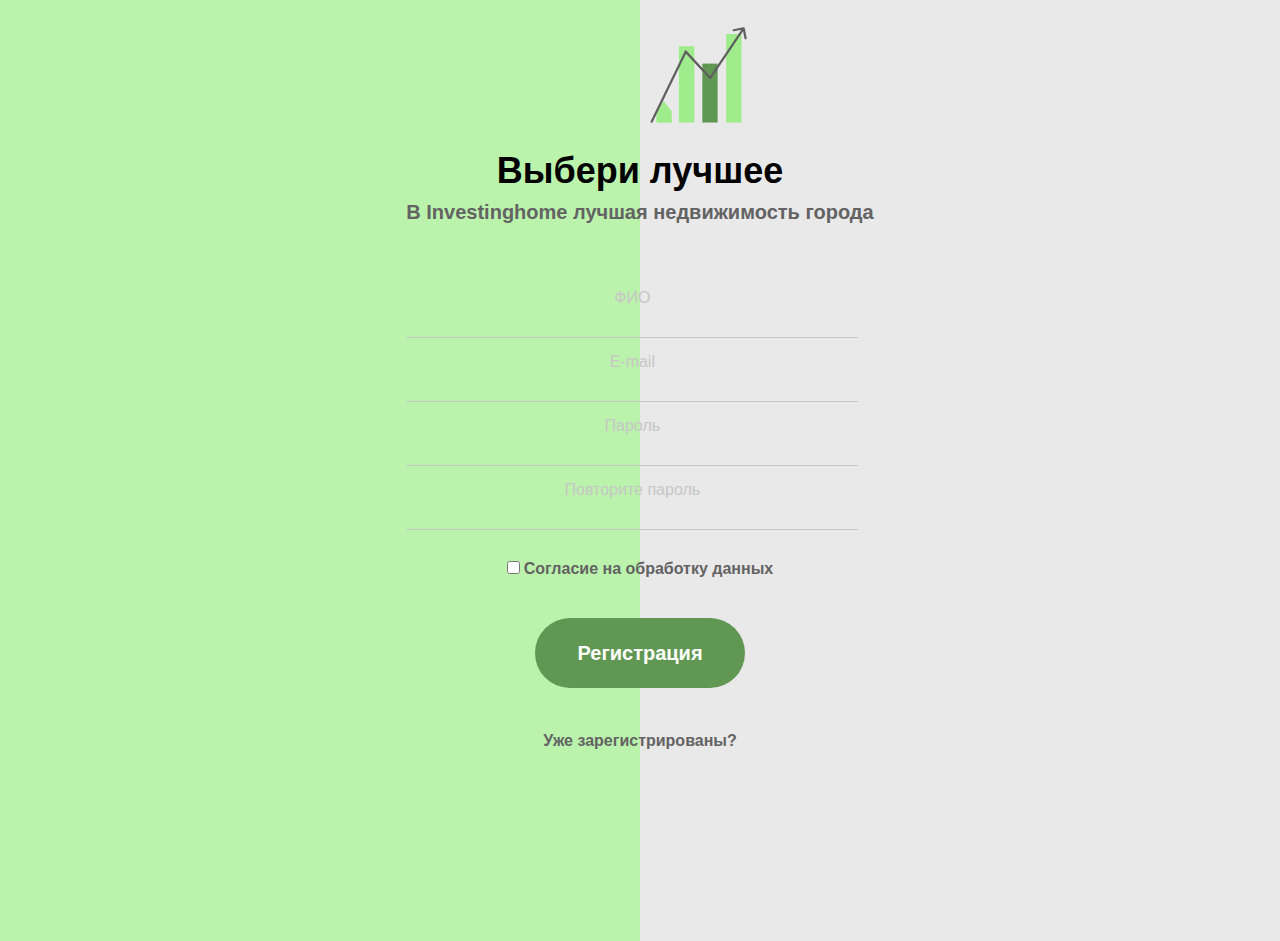
<file: Фронт/Вход/index.html>
<!DOCTYPE html>
<html lang="en">
<head>
    <meta charset="UTF-8">
    <link rel="stylesheet" href="css.css">
    <title>Регистрация и вход</title>
</head>
<body>

<header class="header">
    <div class="big">
        <div class="container">
            <div class="logo">

                <svg width="103" height="97" viewBox="0 0 103 97" fill="none" xmlns="http://www.w3.org/2000/svg">
                    <path d="M52.3138 36.5889H59.2486H67.6111V95.5345H52.3138V36.5889Z" fill="#609753"/>
                    <path d="M28.858 19.252L36.5066 19.252L44.3592 19.252V95.5345H28.858V19.252Z" fill="#9FEC8C"/>
                    <path d="M76.1776 7.01392H83.7243H91.4749V95.5343H76.1776V7.01392Z" fill="#9FEC8C"/>
                    <path d="M6.42188 84.316L13.7646 73.9141L21.7192 84.316V95.6362H6.42188V84.316Z" fill="#9FEC8C"/>
                    <path d="M59.3379 50.2396C58.9919 50.7534 59.1279 51.4506 59.6417 51.7967C60.1556 52.1428 60.8528 52.0068 61.1989 51.4929L59.3379 50.2396ZM94.7501 1.08817C94.6315 0.480082 94.0423 0.0833063 93.4342 0.201945L83.5249 2.13529C82.9168 2.25393 82.52 2.84306 82.6386 3.45115C82.7573 4.05924 83.3464 4.45602 83.9545 4.33738L92.7628 2.61885L94.4814 11.4272C94.6 12.0353 95.1891 12.432 95.7972 12.3134C96.4053 12.1948 96.8021 11.6056 96.6834 10.9975L94.7501 1.08817ZM61.1989 51.4929L94.5795 1.92964L92.7186 0.676331L59.3379 50.2396L61.1989 51.4929Z" fill="#5F5F5F"/>
                    <line x1="35.7463" y1="24.615" x2="60.1245" y2="50.9127" stroke="#5F5F5F" stroke-width="2.2436" stroke-linecap="round"/>
                    <line x1="1.62159" y1="94.6464" x2="35.7206" y2="24.6641" stroke="#5F5F5F" stroke-width="2.2436" stroke-linecap="round"/>
                </svg>



            </div>
        </div>
    </div>
</header>


<div class="big">
    <div class="forFlex container">
        <section class="main">
            <div class="container">
                <div class="main-title">
                    <span class="main-title-span">Выбери лучшее</span>
                </div>
                <div class="main-text">
                    <span class="main-text-span">В Investinghome лучшая недвижимость города</span>
                </div>

                <!--        <div class="all-inputs">-->


                <div class="name-text">
                    <span class="name-text-span">ФИО</span>
                    <input id="fullName" class="name-input" type="text" class="name">
                </div>
<!--                <div class="name-text">-->
<!--                    <span class="name-text-span">Район???</span>-->
<!--                    <input id="userName" class="name-input" type="text" class="name">-->
<!--                </div>-->
                <div class="name-text">
                    <span class="name-text-span">E-mail</span>
                    <input id="emailIn" class="name-input" type="text" class="name">
                </div>
                <div class="name-text">
                    <span class="name-text-span">Пароль</span>
                    <input id="passIn" class="name-input" type="text" class="name">
                </div>
                <div class="name-text">
                    <span class="name-text-span">Повторите пароль</span>
                    <input id="repPassIn" class="name-input" type="text" class="name">
                </div>


                <div class="check">
                    <input type="checkbox" name="input-check" id="checkOr">
                    <span class="agree">Согласие на обработку данных</span>
                </div>

                <div class="sign-up">
                    <button id="signBut" class="sign-button"><span class='sign-span'><a href="#popup">Регистрация</a></span></button>
                </div>

                <div class="already">
                    <span class="already-span">Уже зарегистрированы?</span>
                </div>
            </div>
        </section>




<!--<div class="popup" id="popup1">-->
<!--    <div class="div-popup" id="div-popup">-->
<!--        <a href="#" class="already-span">На вашу почту выслана ссылка, перейдите по ней, чтобы завершить регистрацию</a>-->
<!--        <div class="pop-button-div">-->
<!--            <button class="pop-button" id="pop-button">OK</button>-->
<!--        </div>-->
<!--    </div>-->
<!--</div>-->


<div class="popup" id="popup">
    <div class="popup__body">
        <div class="popup__content">
            <div class="popup__title">Заголовок окна</div>
             <div class="popup__text">Много текста</div>
            <a href="#" class="popup__close">Закрыть\ОК</a>
        </div>
    </div>
</div>


<!--<script src="script.js"></script>-->
    </div>
</div>
</body>
</html>
</file>
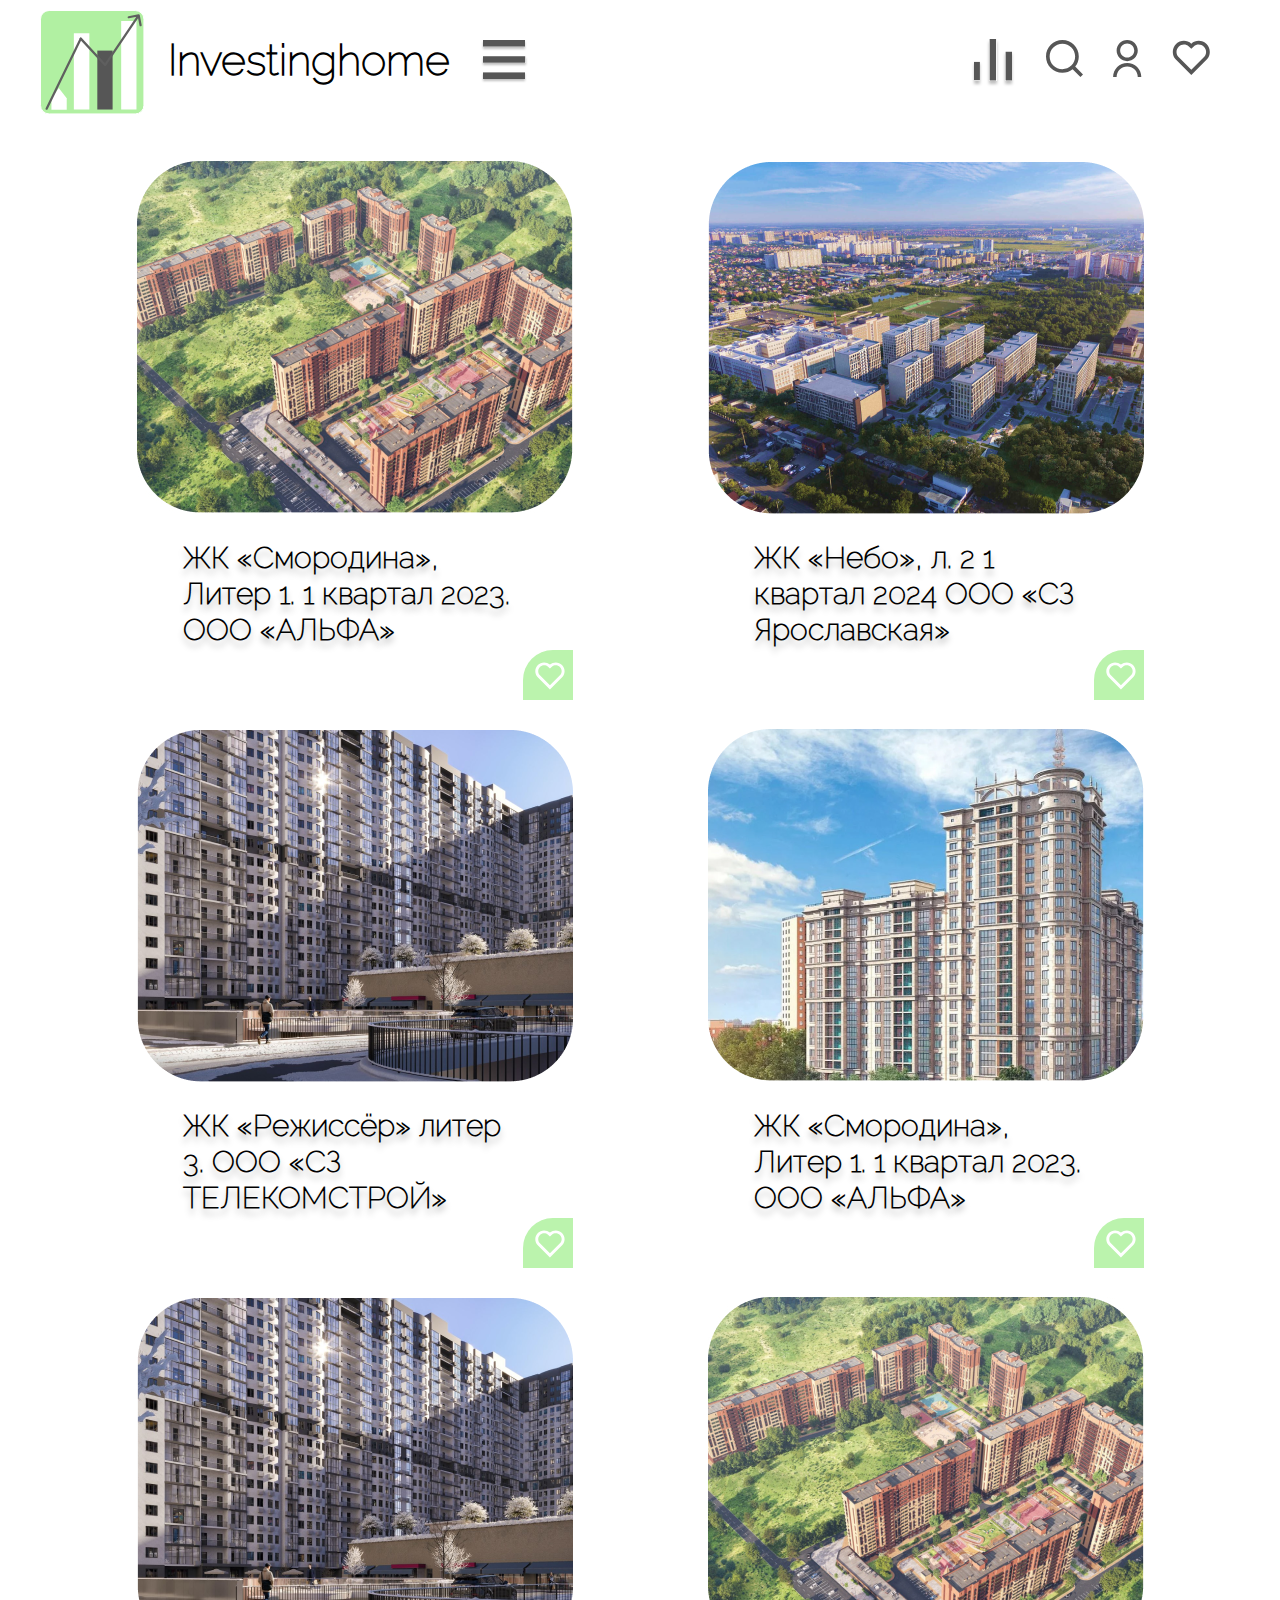
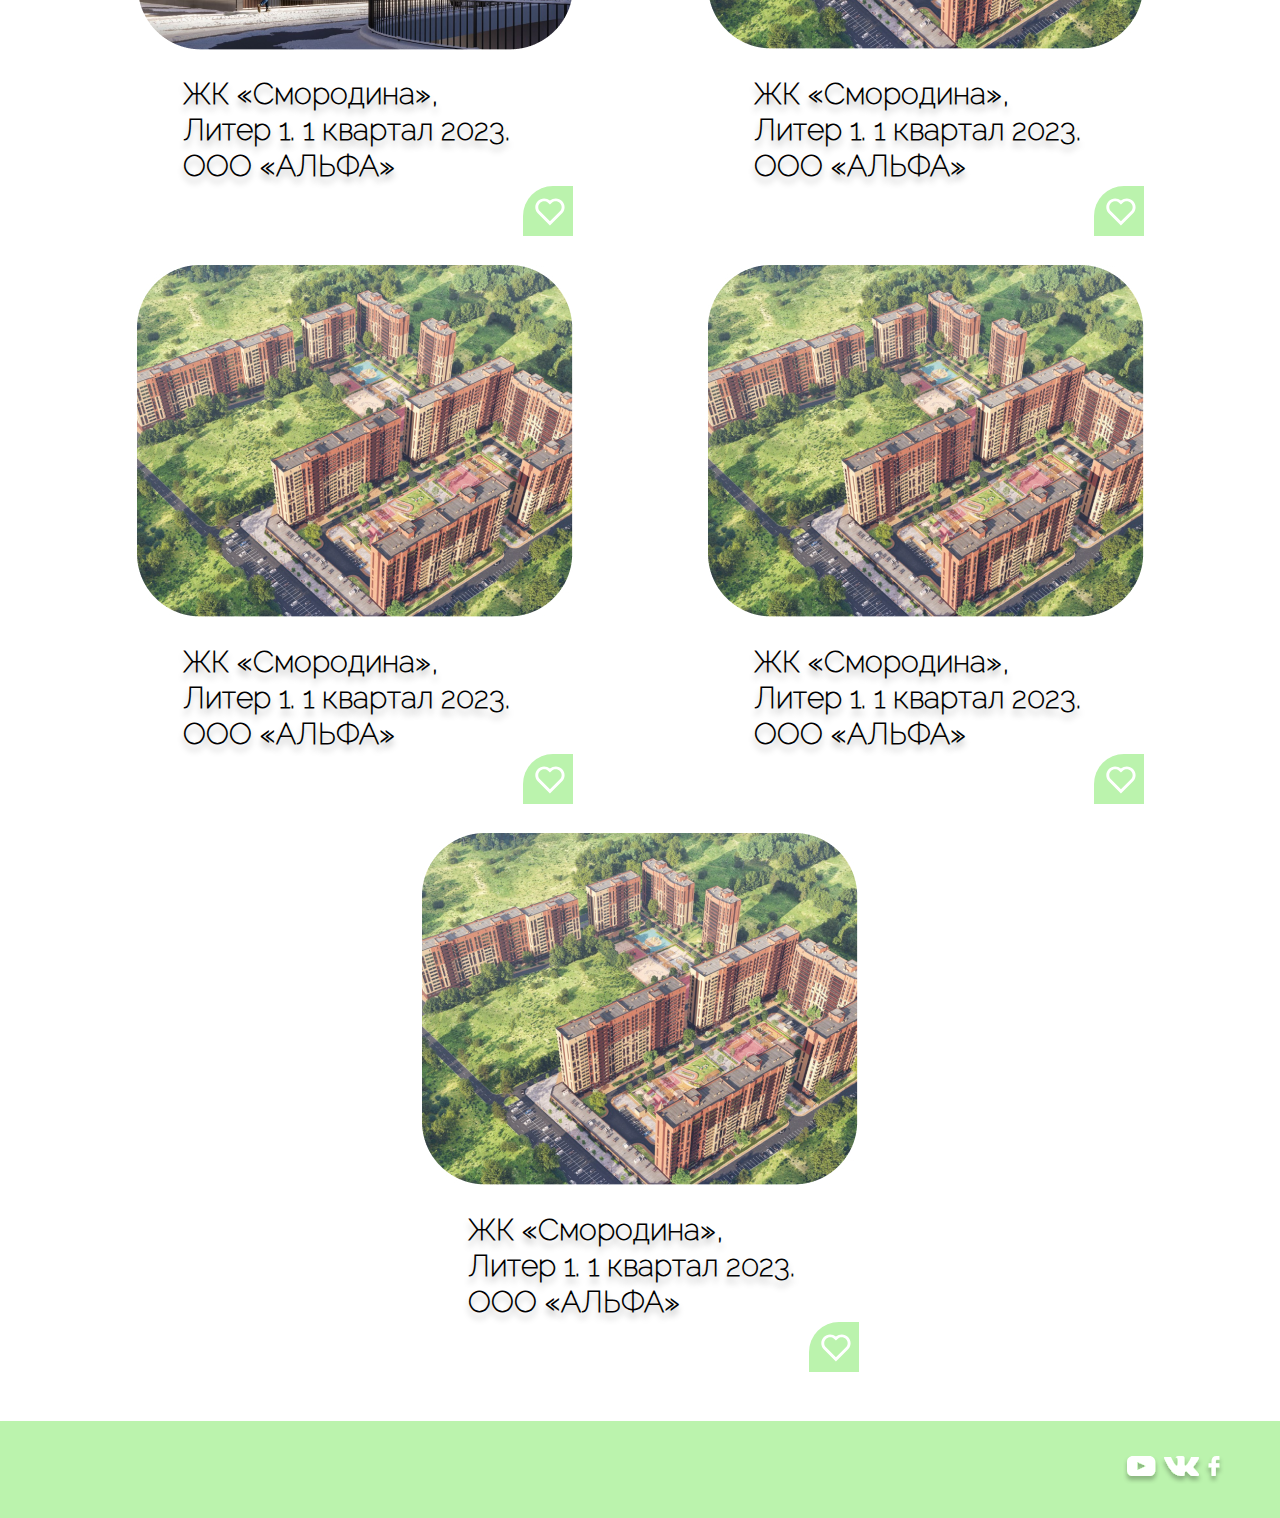
<file: Фронт/Главная страница/index.html>
<!DOCTYPE html>
<html lang="en">
<head>
    <meta charset="UTF-8">
    <link rel="stylesheet" href="styles/css.css">
    <link rel="stylesheet" href="styles/adaptive.css">
    <title>Главная</title>
</head>
<body>

<div class="container">
    <div class="content">
        <div class="left-side">
            <div class="logo-svg">
                <svg width="108" height="105" viewBox="0 0 108 105" fill="none" xmlns="http://www.w3.org/2000/svg">
                    <rect x="0.5" y="0.5" width="103.43" height="103.43" rx="8.67838" fill="#9FEC8C" fill-opacity="0.81"
                          stroke="white"/>
                    <path d="M57.3139 40.5888H64.2486H72.6112V99.5344H57.3139V40.5888Z" fill="#565656"/>
                    <path d="M33.858 23.2519L41.5067 23.2519L49.3593 23.2519V99.5344H33.858V23.2519Z" fill="white"/>
                    <path d="M81.1776 11.014H88.7243H96.4749V99.5344H81.1776V11.014Z" fill="white"/>
                    <path d="M11.422 88.3162L18.7647 77.9142L26.7193 88.3162V99.6364H11.422V88.3162Z" fill="white"/>
                    <path d="M64.338 54.2396C63.9919 54.7535 64.1279 55.4506 64.6418 55.7967C65.1557 56.1428 65.8528 56.0068 66.1989 55.4929L64.338 54.2396ZM99.7502 5.08823C99.6315 4.48014 99.0424 4.08337 98.4343 4.20201L88.5249 6.13535C87.9168 6.25399 87.5201 6.84312 87.6387 7.45121C87.7573 8.0593 88.3465 8.45608 88.9546 8.33744L97.7629 6.61891L99.4814 15.4272C99.6001 16.0353 100.189 16.4321 100.797 16.3135C101.405 16.1948 101.802 15.6057 101.684 14.9976L99.7502 5.08823ZM66.1989 55.4929L99.5796 5.92971L97.7187 4.67639L64.338 54.2396L66.1989 55.4929Z"
                          fill="#5F5F5F"/>
                    <line x1="40.7464" y1="28.615" x2="65.1245" y2="54.9127" stroke="#5F5F5F" stroke-width="2.2436"
                          stroke-linecap="round"/>
                    <line x1="6.62165" y1="98.6464" x2="40.7207" y2="28.6641" stroke="#5F5F5F" stroke-width="2.2436"
                          stroke-linecap="round"/>
                </svg>
            </div>
            <div class="logo-text">
                Investinghome
            </div>
            <div class="menu-svg">
                <svg width="48" height="44" viewBox="0 0 48 44" fill="none" xmlns="http://www.w3.org/2000/svg">
                    <g filter="url(#filter0_d_4_91)">
                        <rect x="3" width="42" height="6.6" fill="#565656"/>
                        <rect x="3" y="16.2353" width="42.2118" height="6.49412" fill="#565656"/>
                        <rect x="3" y="32.4" width="42" height="6.6" fill="#565656"/>
                    </g>
                    <defs>
                        <filter id="filter0_d_4_91" x="0.6" y="0" width="47.0118" height="43.8"
                                filterUnits="userSpaceOnUse" color-interpolation-filters="sRGB">
                            <feFlood flood-opacity="0" result="BackgroundImageFix"/>
                            <feColorMatrix in="SourceAlpha" type="matrix"
                                           values="0 0 0 0 0 0 0 0 0 0 0 0 0 0 0 0 0 0 127 0" result="hardAlpha"/>
                            <feOffset dy="2.4"/>
                            <feGaussianBlur stdDeviation="1.2"/>
                            <feComposite in2="hardAlpha" operator="out"/>
                            <feColorMatrix type="matrix" values="0 0 0 0 0 0 0 0 0 0 0 0 0 0 0 0 0 0 0.25 0"/>
                            <feBlend mode="normal" in2="BackgroundImageFix" result="effect1_dropShadow_4_91"/>
                            <feBlend mode="normal" in="SourceGraphic" in2="effect1_dropShadow_4_91" result="shape"/>
                        </filter>
                    </defs>
                </svg>
            </div>
        </div>
        <div class="right-side">
            <div class="statistics">
                <svg width="46" height="49" viewBox="0 0 46 49" fill="none" xmlns="http://www.w3.org/2000/svg">
                    <g filter="url(#filter0_d_8_225)">
                        <rect x="4" y="41.1898" width="18.2719" height="5.89416" transform="rotate(-90 4 41.1898)"
                              fill="#565656"/>
                        <rect x="19.6716" y="41.4672" width="41.4671" height="6.37956"
                              transform="rotate(-90 19.6716 41.4672)" fill="#565656"/>
                        <rect x="35.6205" y="41.4672" width="28.708" height="6.37956"
                              transform="rotate(-90 35.6205 41.4672)" fill="#565656"/>
                    </g>
                    <defs>
                        <filter id="filter0_d_8_225" x="0.649636" y="0" width="44.7007" height="48.1679"
                                filterUnits="userSpaceOnUse" color-interpolation-filters="sRGB">
                            <feFlood flood-opacity="0" result="BackgroundImageFix"/>
                            <feColorMatrix in="SourceAlpha" type="matrix"
                                           values="0 0 0 0 0 0 0 0 0 0 0 0 0 0 0 0 0 0 127 0" result="hardAlpha"/>
                            <feOffset dy="3.35036"/>
                            <feGaussianBlur stdDeviation="1.67518"/>
                            <feComposite in2="hardAlpha" operator="out"/>
                            <feColorMatrix type="matrix" values="0 0 0 0 0 0 0 0 0 0 0 0 0 0 0 0 0 0 0.25 0"/>
                            <feBlend mode="normal" in2="BackgroundImageFix" result="effect1_dropShadow_8_225"/>
                            <feBlend mode="normal" in="SourceGraphic" in2="effect1_dropShadow_8_225" result="shape"/>
                        </filter>
                    </defs>
                </svg>

            </div>
            <div class="search">
                <input class="header-search-input" type="text" placeholder="Search...">
                <a class="search-link" href="#index2.html">
                    <svg width="37" height="37" viewBox="0 0 37 37" fill="none" xmlns="http://www.w3.org/2000/svg">
                        <path d="M29.1989 26.6235L37 34.4227L34.4227 37L26.6235 29.1989C23.7215 31.5253 20.1119 32.7906 16.3926 32.7853C7.3439 32.7853 0 25.4414 0 16.3926C0 7.3439 7.3439 0 16.3926 0C25.4414 0 32.7853 7.3439 32.7853 16.3926C32.7906 20.1119 31.5253 23.7215 29.1989 26.6235ZM25.5452 25.272C27.8568 22.8948 29.1477 19.7084 29.1425 16.3926C29.1425 9.34745 23.436 3.64281 16.3926 3.64281C9.34745 3.64281 3.64281 9.34745 3.64281 16.3926C3.64281 23.436 9.34745 29.1425 16.3926 29.1425C19.7084 29.1477 22.8948 27.8568 25.272 25.5452L25.5452 25.272V25.272Z"
                              fill="#565656"/>
                    </svg>
                </a>
            </div>
            <div class="users">
                <svg width="29" height="37" viewBox="0 0 29 37" fill="none" xmlns="http://www.w3.org/2000/svg">
                    <path d="M0.100098 37C0.100098 33.2617 1.58513 29.6765 4.2285 27.0332C6.87187 24.3898 10.457 22.9048 14.1953 22.9048C17.9336 22.9048 21.5188 24.3898 24.1622 27.0332C26.8055 29.6765 28.2906 33.2617 28.2906 37H24.7668C24.7668 34.1963 23.653 31.5074 21.6705 29.5249C19.6879 27.5423 16.999 26.4286 14.1953 26.4286C11.3916 26.4286 8.70273 27.5423 6.72021 29.5249C4.73768 31.5074 3.62391 34.1963 3.62391 37H0.100098ZM14.1953 21.1429C8.35462 21.1429 3.62391 16.4121 3.62391 10.5714C3.62391 4.73071 8.35462 0 14.1953 0C20.036 0 24.7668 4.73071 24.7668 10.5714C24.7668 16.4121 20.036 21.1429 14.1953 21.1429ZM14.1953 17.619C18.0891 17.619 21.2429 14.4652 21.2429 10.5714C21.2429 6.67762 18.0891 3.52381 14.1953 3.52381C10.3015 3.52381 7.14772 6.67762 7.14772 10.5714C7.14772 14.4652 10.3015 17.619 14.1953 17.619Z"
                          fill="#565656"/>
                </svg>

            </div>
            <div class="liked">
                <svg width="38" height="36" viewBox="0 0 38 36" fill="none" xmlns="http://www.w3.org/2000/svg">
                    <path d="M19.3016 3.67857C23.6471 -0.223011 30.3625 -0.0935132 34.549 4.10036C38.7336 8.29608 38.8779 14.9782 34.9856 19.3367L19.2979 35.0466L3.61386 19.3367C-0.27847 14.9782 -0.132322 8.28498 4.05045 4.10036C8.24062 -0.0879633 14.943 -0.228561 19.3016 3.67857V3.67857ZM31.9294 6.71436C29.1545 3.93571 24.6776 3.82286 21.7731 6.43131L19.3034 8.64757L16.8319 6.43316C13.9182 3.82101 9.4505 3.93571 6.66815 6.71806C3.9117 9.47451 3.77295 13.8867 6.31296 16.8022L19.2997 29.8093L32.2865 16.8041C34.8283 13.8867 34.6896 9.48006 31.9294 6.71436V6.71436Z"
                          fill="#565656"/>
                </svg>
            </div>
        </div>
    </div>

    <script type="text/javascript" charset="utf-8" async
            src="https://api-maps.yandex.ru/services/constructor/1.0/js/?um=constructor%3A325aae2a9542703b811a5f1ba3d9a894748df82dfaf12c5fde732c1842fa870b&amp;width=100%25&amp;height=400&amp;lang=ru_RU&amp;scroll=true"></script>

    <div class="hide">
        <div class="options">
            <div class="hide-option">
                Тип строения
                <svg width="44" height="27" viewBox="0 0 44 27" fill="none" xmlns="http://www.w3.org/2000/svg">
                    <path d="M21.9047 17.0378L38.9425 -2.12742e-07L43.8094 4.86696L21.9047 26.7717L-7.65067e-05 4.86696L4.86688 -1.70223e-06L21.9047 17.0378Z"
                          fill="#565656"/>
                </svg>

            </div>
            <div class="hide-option">
                Тип строения
                <svg width="44" height="27" viewBox="0 0 44 27" fill="none" xmlns="http://www.w3.org/2000/svg">
                    <path d="M21.9047 17.0378L38.9425 -2.12742e-07L43.8094 4.86696L21.9047 26.7717L-7.65067e-05 4.86696L4.86688 -1.70223e-06L21.9047 17.0378Z"
                          fill="#565656"/>
                </svg>

            </div>
            <div class="hide-option">
                Тип строения
                <svg width="44" height="27" viewBox="0 0 44 27" fill="none" xmlns="http://www.w3.org/2000/svg">
                    <path d="M21.9047 17.0378L38.9425 -2.12742e-07L43.8094 4.86696L21.9047 26.7717L-7.65067e-05 4.86696L4.86688 -1.70223e-06L21.9047 17.0378Z"
                          fill="#565656"/>
                </svg>

            </div>
            <div class="hide-option">
                Тип строения
                <svg width="44" height="27" viewBox="0 0 44 27" fill="none" xmlns="http://www.w3.org/2000/svg">
                    <path d="M21.9047 17.0378L38.9425 -2.12742e-07L43.8094 4.86696L21.9047 26.7717L-7.65067e-05 4.86696L4.86688 -1.70223e-06L21.9047 17.0378Z"
                          fill="#565656"/>
                </svg>

            </div>
        </div>
        <div class="button">
            <button class="find-button"><span>Найти недвижимость</span></button>
        </div>
    </div>
</div>

<!--<div class="container">-->
<section class="main">
    <div class="cards-products">
        <div class="card-product">
            <div class="card-image">
                <img src="images/ЖК%20«Смородина».jpg" alt="Смородина">
            </div>
            <div class="card-text">
                ЖК «Смородина»,
                Литер 1. 1 квартал 2023.
                ООО «АЛЬФА»
            </div>
            <div class="card-like">
                <div class="card-like-color">
                    <svg width="30" height="28" viewBox="0 0 30 28" fill="none" xmlns="http://www.w3.org/2000/svg">
                        <path d="M14.9359 2.6178C18.3749 -0.469831 23.6893 -0.367349 27.0024 2.9516C30.314 6.27201 30.4282 11.5601 27.3479 15.0093L14.933 27.4418L2.52098 15.0093C-0.559328 11.5601 -0.44367 6.26322 2.86649 2.9516C6.18251 -0.362957 11.4867 -0.474223 14.9359 2.6178ZM24.9293 5.02026C22.7333 2.8213 19.1904 2.73199 16.8919 4.79627L14.9374 6.55017L12.9814 4.79773C10.6756 2.73053 7.13998 2.8213 4.93809 5.02319C2.75669 7.20459 2.64689 10.6963 4.65699 13.0036L14.9345 23.2972L25.2119 13.0051C27.2235 10.6963 27.1137 7.20898 24.9293 5.02026Z"
                              fill="white"/>
                    </svg>
                </div>
            </div>
        </div>
        <div class="card-product">
            <div class="card-image">
                <img src="images/ЖК%20«Смородина»2.png" alt="Небо">
            </div>
            <div class="card-text">
                ЖК «Небо», л. 2
                1 квартал 2024
                ООО «СЗ Ярославская»
            </div>
            <div class="card-like">
                <div class="card-like-color">
                    <svg width="30" height="28" viewBox="0 0 30 28" fill="none" xmlns="http://www.w3.org/2000/svg">
                        <path d="M14.9359 2.6178C18.3749 -0.469831 23.6893 -0.367349 27.0024 2.9516C30.314 6.27201 30.4282 11.5601 27.3479 15.0093L14.933 27.4418L2.52098 15.0093C-0.559328 11.5601 -0.44367 6.26322 2.86649 2.9516C6.18251 -0.362957 11.4867 -0.474223 14.9359 2.6178ZM24.9293 5.02026C22.7333 2.8213 19.1904 2.73199 16.8919 4.79627L14.9374 6.55017L12.9814 4.79773C10.6756 2.73053 7.13998 2.8213 4.93809 5.02319C2.75669 7.20459 2.64689 10.6963 4.65699 13.0036L14.9345 23.2972L25.2119 13.0051C27.2235 10.6963 27.1137 7.20898 24.9293 5.02026Z"
                              fill="white"/>
                    </svg>
                </div>
            </div>
        </div>
        <div class="card-product">
            <div class="card-image">
                <img src="images/3.png" alt="Телекомстрой">
            </div>
            <div class="card-text">
                ЖК «Режиссёр»
                литер 3.
                ООО «СЗ ТЕЛЕКОМСТРОЙ»
            </div>
            <div class="card-like">
                <div class="card-like-color">
                    <svg width="30" height="28" viewBox="0 0 30 28" fill="none" xmlns="http://www.w3.org/2000/svg">
                        <path d="M14.9359 2.6178C18.3749 -0.469831 23.6893 -0.367349 27.0024 2.9516C30.314 6.27201 30.4282 11.5601 27.3479 15.0093L14.933 27.4418L2.52098 15.0093C-0.559328 11.5601 -0.44367 6.26322 2.86649 2.9516C6.18251 -0.362957 11.4867 -0.474223 14.9359 2.6178ZM24.9293 5.02026C22.7333 2.8213 19.1904 2.73199 16.8919 4.79627L14.9374 6.55017L12.9814 4.79773C10.6756 2.73053 7.13998 2.8213 4.93809 5.02319C2.75669 7.20459 2.64689 10.6963 4.65699 13.0036L14.9345 23.2972L25.2119 13.0051C27.2235 10.6963 27.1137 7.20898 24.9293 5.02026Z"
                              fill="white"/>
                    </svg>
                </div>
            </div>
        </div>
        <div class="card-product">
            <div class="card-image">
                <img src="images/4.png" alt="Смородина">
            </div>
            <div class="card-text">
                ЖК «Смородина»,
                Литер 1. 1 квартал 2023.
                ООО «АЛЬФА»
            </div>
            <div class="card-like">
                <div class="card-like-color">
                    <svg width="30" height="28" viewBox="0 0 30 28" fill="none" xmlns="http://www.w3.org/2000/svg">
                        <path d="M14.9359 2.6178C18.3749 -0.469831 23.6893 -0.367349 27.0024 2.9516C30.314 6.27201 30.4282 11.5601 27.3479 15.0093L14.933 27.4418L2.52098 15.0093C-0.559328 11.5601 -0.44367 6.26322 2.86649 2.9516C6.18251 -0.362957 11.4867 -0.474223 14.9359 2.6178ZM24.9293 5.02026C22.7333 2.8213 19.1904 2.73199 16.8919 4.79627L14.9374 6.55017L12.9814 4.79773C10.6756 2.73053 7.13998 2.8213 4.93809 5.02319C2.75669 7.20459 2.64689 10.6963 4.65699 13.0036L14.9345 23.2972L25.2119 13.0051C27.2235 10.6963 27.1137 7.20898 24.9293 5.02026Z"
                              fill="white"/>
                    </svg>
                </div>
            </div>
        </div>
        <div class="card-product">
            <div class="card-image">
                <img src="images/5.png" alt="Смородина">
            </div>
            <div class="card-text">
                ЖК «Смородина»,
                Литер 1. 1 квартал 2023.
                ООО «АЛЬФА»
            </div>
            <div class="card-like">
                <div class="card-like-color">
                    <svg width="30" height="28" viewBox="0 0 30 28" fill="none" xmlns="http://www.w3.org/2000/svg">
                        <path d="M14.9359 2.6178C18.3749 -0.469831 23.6893 -0.367349 27.0024 2.9516C30.314 6.27201 30.4282 11.5601 27.3479 15.0093L14.933 27.4418L2.52098 15.0093C-0.559328 11.5601 -0.44367 6.26322 2.86649 2.9516C6.18251 -0.362957 11.4867 -0.474223 14.9359 2.6178ZM24.9293 5.02026C22.7333 2.8213 19.1904 2.73199 16.8919 4.79627L14.9374 6.55017L12.9814 4.79773C10.6756 2.73053 7.13998 2.8213 4.93809 5.02319C2.75669 7.20459 2.64689 10.6963 4.65699 13.0036L14.9345 23.2972L25.2119 13.0051C27.2235 10.6963 27.1137 7.20898 24.9293 5.02026Z"
                              fill="white"/>
                    </svg>
                </div>
            </div>
        </div>
        <div class="card-product">
            <div class="card-image">
                <img src="images/ЖК%20«Смородина».jpg" alt="Смородина">
            </div>
            <div class="card-text">
                ЖК «Смородина»,
                Литер 1. 1 квартал 2023.
                ООО «АЛЬФА»
            </div>
            <div class="card-like">
                <div class="card-like-color">
                    <svg width="30" height="28" viewBox="0 0 30 28" fill="none" xmlns="http://www.w3.org/2000/svg">
                        <path d="M14.9359 2.6178C18.3749 -0.469831 23.6893 -0.367349 27.0024 2.9516C30.314 6.27201 30.4282 11.5601 27.3479 15.0093L14.933 27.4418L2.52098 15.0093C-0.559328 11.5601 -0.44367 6.26322 2.86649 2.9516C6.18251 -0.362957 11.4867 -0.474223 14.9359 2.6178ZM24.9293 5.02026C22.7333 2.8213 19.1904 2.73199 16.8919 4.79627L14.9374 6.55017L12.9814 4.79773C10.6756 2.73053 7.13998 2.8213 4.93809 5.02319C2.75669 7.20459 2.64689 10.6963 4.65699 13.0036L14.9345 23.2972L25.2119 13.0051C27.2235 10.6963 27.1137 7.20898 24.9293 5.02026Z"
                              fill="white"/>
                    </svg>
                </div>
            </div>
        </div>
        <div class="card-product">
            <div class="card-image">
                <img src="images/ЖК%20«Смородина».jpg" alt="Смородина">
            </div>
            <div class="card-text">
                ЖК «Смородина»,
                Литер 1. 1 квартал 2023.
                ООО «АЛЬФА»
            </div>
            <div class="card-like">
                <div class="card-like-color">
                    <svg width="30" height="28" viewBox="0 0 30 28" fill="none" xmlns="http://www.w3.org/2000/svg">
                        <path d="M14.9359 2.6178C18.3749 -0.469831 23.6893 -0.367349 27.0024 2.9516C30.314 6.27201 30.4282 11.5601 27.3479 15.0093L14.933 27.4418L2.52098 15.0093C-0.559328 11.5601 -0.44367 6.26322 2.86649 2.9516C6.18251 -0.362957 11.4867 -0.474223 14.9359 2.6178ZM24.9293 5.02026C22.7333 2.8213 19.1904 2.73199 16.8919 4.79627L14.9374 6.55017L12.9814 4.79773C10.6756 2.73053 7.13998 2.8213 4.93809 5.02319C2.75669 7.20459 2.64689 10.6963 4.65699 13.0036L14.9345 23.2972L25.2119 13.0051C27.2235 10.6963 27.1137 7.20898 24.9293 5.02026Z"
                              fill="white"/>
                    </svg>
                </div>
            </div>
        </div>
        <div class="card-product">
            <div class="card-image">
                <img src="images/ЖК%20«Смородина».jpg" alt="Смородина">
            </div>
            <div class="card-text">
                ЖК «Смородина»,
                Литер 1. 1 квартал 2023.
                ООО «АЛЬФА»
            </div>
            <div class="card-like">
                <div class="card-like-color">
                    <svg width="30" height="28" viewBox="0 0 30 28" fill="none" xmlns="http://www.w3.org/2000/svg">
                        <path d="M14.9359 2.6178C18.3749 -0.469831 23.6893 -0.367349 27.0024 2.9516C30.314 6.27201 30.4282 11.5601 27.3479 15.0093L14.933 27.4418L2.52098 15.0093C-0.559328 11.5601 -0.44367 6.26322 2.86649 2.9516C6.18251 -0.362957 11.4867 -0.474223 14.9359 2.6178ZM24.9293 5.02026C22.7333 2.8213 19.1904 2.73199 16.8919 4.79627L14.9374 6.55017L12.9814 4.79773C10.6756 2.73053 7.13998 2.8213 4.93809 5.02319C2.75669 7.20459 2.64689 10.6963 4.65699 13.0036L14.9345 23.2972L25.2119 13.0051C27.2235 10.6963 27.1137 7.20898 24.9293 5.02026Z"
                              fill="white"/>
                    </svg>
                </div>
            </div>
        </div>
        <div class="card-product">
            <div class="card-image">
                <img src="images/ЖК%20«Смородина».jpg" alt="Смородина">
            </div>
            <div class="card-text">
                ЖК «Смородина»,
                Литер 1. 1 квартал 2023.
                ООО «АЛЬФА»
            </div>
            <div class="card-like">
                <div class="card-like-color">
                    <svg width="30" height="28" viewBox="0 0 30 28" fill="none" xmlns="http://www.w3.org/2000/svg">
                        <path d="M14.9359 2.6178C18.3749 -0.469831 23.6893 -0.367349 27.0024 2.9516C30.314 6.27201 30.4282 11.5601 27.3479 15.0093L14.933 27.4418L2.52098 15.0093C-0.559328 11.5601 -0.44367 6.26322 2.86649 2.9516C6.18251 -0.362957 11.4867 -0.474223 14.9359 2.6178ZM24.9293 5.02026C22.7333 2.8213 19.1904 2.73199 16.8919 4.79627L14.9374 6.55017L12.9814 4.79773C10.6756 2.73053 7.13998 2.8213 4.93809 5.02319C2.75669 7.20459 2.64689 10.6963 4.65699 13.0036L14.9345 23.2972L25.2119 13.0051C27.2235 10.6963 27.1137 7.20898 24.9293 5.02026Z"
                              fill="white"/>
                    </svg>
                </div>
            </div>
        </div>
    </div>
</section>
<!--</div>-->

</body>
<footer class="footer">
    <div class="icons">
        <div class="youtube-icon">
            <a href="#">
                <svg width="37" height="28" viewBox="0 0 37 28" fill="none" xmlns="http://www.w3.org/2000/svg">
                    <g filter="url(#filter0_d_4_214)">
                        <path d="M26.3936 0H9.86998C6.62808 0 4 2.62807 4 5.86998V14.13C4 17.3719 6.62808 20 9.86998 20H26.3936C29.6355 20 32.2635 17.3719 32.2635 14.13V5.86998C32.2635 2.62807 29.6355 0 26.3936 0ZM22.4237 10.4019L14.6951 14.088C14.4892 14.1862 14.2513 14.036 14.2513 13.8079V6.20534C14.2513 5.97396 14.4954 5.82399 14.7018 5.92859L22.4304 9.84507C22.6602 9.9615 22.6562 10.291 22.4237 10.4019Z"
                              fill="white"/>
                    </g>
                    <defs>
                        <filter id="filter0_d_4_214" x="0" y="0" width="36.2635" height="28"
                                filterUnits="userSpaceOnUse" color-interpolation-filters="sRGB">
                            <feFlood flood-opacity="0" result="BackgroundImageFix"/>
                            <feColorMatrix in="SourceAlpha" type="matrix"
                                           values="0 0 0 0 0 0 0 0 0 0 0 0 0 0 0 0 0 0 127 0" result="hardAlpha"/>
                            <feOffset dy="4"/>
                            <feGaussianBlur stdDeviation="2"/>
                            <feComposite in2="hardAlpha" operator="out"/>
                            <feColorMatrix type="matrix" values="0 0 0 0 0 0 0 0 0 0 0 0 0 0 0 0 0 0 0.25 0"/>
                            <feBlend mode="normal" in2="BackgroundImageFix" result="effect1_dropShadow_4_214"/>
                            <feBlend mode="normal" in="SourceGraphic" in2="effect1_dropShadow_4_214" result="shape"/>
                        </filter>
                    </defs>
                </svg>
            </a>
        </div>
        <div class="vk-icon">
            <a href="">
                <svg width="44" height="28" viewBox="0 0 44 28" fill="none" xmlns="http://www.w3.org/2000/svg">
                    <g filter="url(#filter0_d_4_215)">
                        <path d="M38.8684 18.0622C38.8259 17.9707 38.7864 17.8948 38.7496 17.834C38.1414 16.7387 36.9792 15.3942 35.2636 13.8002L35.2273 13.7637L35.2092 13.7458L35.1908 13.7275H35.1724C34.3938 12.9852 33.9008 12.4861 33.6943 12.2306C33.3165 11.7439 33.2318 11.2512 33.4383 10.752C33.5842 10.3749 34.1322 9.57835 35.081 8.3614C35.58 7.71645 35.9753 7.19955 36.2672 6.81011C38.3723 4.01144 39.285 2.22306 39.005 1.44425L38.8962 1.26225C38.8232 1.15269 38.6346 1.05245 38.3307 0.961035C38.0262 0.869813 37.637 0.854728 37.1623 0.915521L31.9061 0.95183C31.8209 0.921657 31.6993 0.92447 31.5409 0.961035C31.3827 0.997601 31.3036 1.01595 31.3036 1.01595L31.2121 1.06165L31.1395 1.11657C31.0786 1.15288 31.0117 1.21674 30.9386 1.30803C30.8659 1.39899 30.8052 1.50575 30.7566 1.6274C30.1843 3.09967 29.5337 4.46851 28.8034 5.73386C28.3532 6.48838 27.9397 7.14227 27.5621 7.69593C27.185 8.2494 26.8687 8.65718 26.6133 8.91858C26.3576 9.18022 26.1269 9.38984 25.9196 9.54818C25.7127 9.70659 25.5547 9.77352 25.4454 9.74904C25.3357 9.72455 25.2325 9.70026 25.1347 9.67597C24.9645 9.5664 24.8276 9.41739 24.7243 9.22881C24.6207 9.04023 24.5508 8.80287 24.5143 8.51693C24.478 8.2308 24.4566 7.98469 24.4504 7.77776C24.4447 7.57109 24.4474 7.27875 24.4597 6.90159C24.4723 6.52424 24.478 6.26892 24.478 6.13506C24.478 5.67262 24.4871 5.17074 24.5051 4.62929C24.5236 4.08784 24.5384 3.65883 24.5509 3.34278C24.5633 3.02641 24.5691 2.6917 24.5691 2.33883C24.5691 1.98596 24.5476 1.70922 24.5051 1.50837C24.4632 1.30777 24.3988 1.11305 24.314 0.924278C24.2287 0.735697 24.1038 0.589819 23.9398 0.486259C23.7756 0.382827 23.5714 0.300747 23.3285 0.239761C22.6835 0.0938189 21.8623 0.0148707 20.8643 0.00259691C18.6013 -0.0216949 17.1472 0.124439 16.5023 0.440808C16.2468 0.574476 16.0155 0.757112 15.8088 0.98814C15.5897 1.25592 15.5592 1.40206 15.7173 1.4261C16.4475 1.53547 16.9644 1.79712 17.2686 2.21078L17.3783 2.42999C17.4635 2.58814 17.5487 2.86813 17.6339 3.26959C17.719 3.67104 17.7739 4.11513 17.7981 4.60161C17.8588 5.48998 17.8588 6.25044 17.7981 6.88305C17.7371 7.51592 17.6796 8.00859 17.6247 8.36146C17.5698 8.71433 17.4877 9.00027 17.3783 9.21922C17.2686 9.43823 17.1957 9.57209 17.1591 9.62067C17.1226 9.66926 17.0922 9.69988 17.068 9.71189C16.9099 9.7725 16.7454 9.80337 16.5752 9.80337C16.4047 9.80337 16.1979 9.7181 15.9546 9.54767C15.7114 9.37724 15.4589 9.14315 15.1973 8.845C14.9356 8.54678 14.6406 8.13005 14.3119 7.59474C13.9835 7.05942 13.6428 6.42675 13.2899 5.69672L12.998 5.16729C12.8155 4.82669 12.5662 4.33075 12.2498 3.67993C11.9332 3.02884 11.6534 2.39904 11.4102 1.79066C11.313 1.53515 11.1669 1.34063 10.9723 1.20677L10.8809 1.15185C10.8202 1.10327 10.7227 1.05168 10.589 0.996706C10.455 0.941794 10.3153 0.902415 10.1692 0.878187L5.16831 0.914498C4.65728 0.914498 4.31055 1.03027 4.12798 1.26149L4.05491 1.37086C4.01841 1.43178 4 1.52908 4 1.663C4 1.79686 4.0365 1.96115 4.10957 2.15568C4.8396 3.87145 5.63349 5.52617 6.49125 7.12009C7.34901 8.71402 8.09438 9.99796 8.72693 10.9708C9.3596 11.9443 10.0045 12.8631 10.6616 13.7268C11.3187 14.5907 11.7536 15.1444 11.9664 15.3876C12.1795 15.6313 12.3468 15.8135 12.4685 15.9351L12.9249 16.3731C13.2169 16.6652 13.6457 17.015 14.2115 17.4225C14.7774 17.8303 15.404 18.2317 16.0914 18.6275C16.779 19.0226 17.5789 19.3451 18.4916 19.5944C19.4041 19.8441 20.2923 19.9442 21.1563 19.8959H23.2552C23.6809 19.8591 24.0034 19.7253 24.2226 19.4943L24.2952 19.4028C24.344 19.3302 24.3898 19.2173 24.4319 19.0655C24.4747 18.9134 24.4959 18.7459 24.4959 18.5636C24.4834 18.0405 24.5232 17.5691 24.6143 17.1493C24.7052 16.7297 24.8089 16.4134 24.9249 16.2003C25.0408 15.9874 25.1716 15.8078 25.3171 15.6622C25.463 15.5162 25.5669 15.4278 25.6279 15.3974C25.6885 15.3668 25.7369 15.346 25.7734 15.3335C26.0654 15.2362 26.4091 15.3305 26.8049 15.6167C27.2004 15.9026 27.5714 16.2557 27.9184 16.6753C28.2652 17.0953 28.6819 17.5665 29.1685 18.0896C29.6554 18.6129 30.0811 19.0018 30.446 19.2577L30.8109 19.4767C31.0546 19.6229 31.371 19.7567 31.7604 19.8784C32.1491 20 32.4897 20.0304 32.7822 19.9696L37.4543 19.8967C37.9164 19.8967 38.276 19.8202 38.5311 19.6684C38.7867 19.5163 38.9385 19.3488 38.9875 19.1665C39.0363 18.9841 39.0389 18.7771 38.9967 18.5457C38.9534 18.3148 38.9108 18.1534 38.8684 18.0622Z"
                              fill="white"/>
                    </g>
                    <defs>
                        <filter id="filter0_d_4_215" x="0" y="0" width="43.0543" height="28"
                                filterUnits="userSpaceOnUse" color-interpolation-filters="sRGB">
                            <feFlood flood-opacity="0" result="BackgroundImageFix"/>
                            <feColorMatrix in="SourceAlpha" type="matrix"
                                           values="0 0 0 0 0 0 0 0 0 0 0 0 0 0 0 0 0 0 127 0" result="hardAlpha"/>
                            <feOffset dy="4"/>
                            <feGaussianBlur stdDeviation="2"/>
                            <feComposite in2="hardAlpha" operator="out"/>
                            <feColorMatrix type="matrix" values="0 0 0 0 0 0 0 0 0 0 0 0 0 0 0 0 0 0 0.25 0"/>
                            <feBlend mode="normal" in2="BackgroundImageFix" result="effect1_dropShadow_4_215"/>
                            <feBlend mode="normal" in="SourceGraphic" in2="effect1_dropShadow_4_215" result="shape"/>
                        </filter>
                    </defs>
                </svg>
            </a>
        </div>
        <div class="facebook-icon">
            <a href="">
                <svg width="20" height="28" viewBox="0 0 20 28" fill="none" xmlns="http://www.w3.org/2000/svg">
                    <g filter="url(#filter0_d_4_210)">
                        <path d="M14.9995 0.00416134L12.4059 0C9.49214 0 7.60914 1.9319 7.60914 4.92203V7.19141H5.00144C4.7761 7.19141 4.59363 7.37409 4.59363 7.59943V10.8875C4.59363 11.1128 4.77631 11.2953 5.00144 11.2953H7.60914V19.5922C7.60914 19.8175 7.79161 20 8.01695 20H11.4193C11.6446 20 11.8271 19.8173 11.8271 19.5922V11.2953H14.8761C15.1014 11.2953 15.2839 11.1128 15.2839 10.8875L15.2851 7.59943C15.2851 7.49123 15.2421 7.38762 15.1657 7.31105C15.0893 7.23448 14.9853 7.19141 14.8771 7.19141H11.8271V5.26763C11.8271 4.34298 12.0474 3.87358 13.2519 3.87358L14.999 3.87295C15.2242 3.87295 15.4066 3.69027 15.4066 3.46514V0.411972C15.4066 0.187052 15.2244 0.00457747 14.9995 0.00416134Z"
                              fill="white"/>
                    </g>
                    <defs>
                        <filter id="filter0_d_4_210" x="0.593628" y="0" width="18.813" height="28"
                                filterUnits="userSpaceOnUse" color-interpolation-filters="sRGB">
                            <feFlood flood-opacity="0" result="BackgroundImageFix"/>
                            <feColorMatrix in="SourceAlpha" type="matrix"
                                           values="0 0 0 0 0 0 0 0 0 0 0 0 0 0 0 0 0 0 127 0" result="hardAlpha"/>
                            <feOffset dy="4"/>
                            <feGaussianBlur stdDeviation="2"/>
                            <feComposite in2="hardAlpha" operator="out"/>
                            <feColorMatrix type="matrix" values="0 0 0 0 0 0 0 0 0 0 0 0 0 0 0 0 0 0 0.25 0"/>
                            <feBlend mode="normal" in2="BackgroundImageFix" result="effect1_dropShadow_4_210"/>
                            <feBlend mode="normal" in="SourceGraphic" in2="effect1_dropShadow_4_210" result="shape"/>
                        </filter>
                    </defs>
                </svg>
            </a>
        </div>
    </div>
</footer>



</html>
</file>
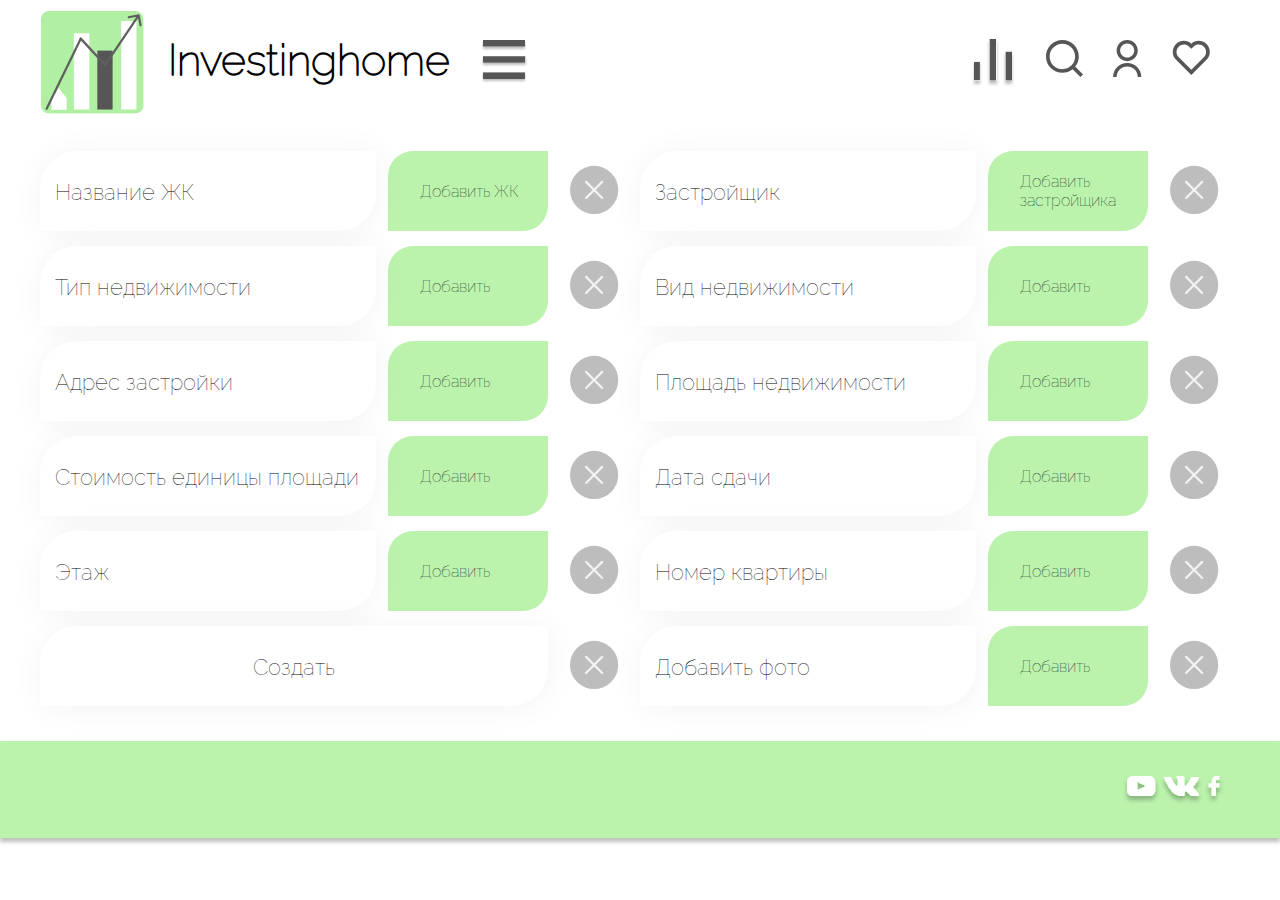
<file: Фронт/Панель администратора/index3.html>
<!DOCTYPE html>
<html lang="en">
<head>
    <meta charset="UTF-8">
  <link rel="stylesheet" href="styles/css.css">
    <title>Панель администратора</title>
</head>
<body>

<div class="container">
  <div class="content">
    <div class="left-side">
      <div class="logo-svg">
        <svg width="108" height="105" viewBox="0 0 108 105" fill="none" xmlns="http://www.w3.org/2000/svg">
          <rect x="0.5" y="0.5" width="103.43" height="103.43" rx="8.67838" fill="#9FEC8C" fill-opacity="0.81"
                stroke="white"/>
          <path d="M57.3139 40.5888H64.2486H72.6112V99.5344H57.3139V40.5888Z" fill="#565656"/>
          <path d="M33.858 23.2519L41.5067 23.2519L49.3593 23.2519V99.5344H33.858V23.2519Z" fill="white"/>
          <path d="M81.1776 11.014H88.7243H96.4749V99.5344H81.1776V11.014Z" fill="white"/>
          <path d="M11.422 88.3162L18.7647 77.9142L26.7193 88.3162V99.6364H11.422V88.3162Z" fill="white"/>
          <path d="M64.338 54.2396C63.9919 54.7535 64.1279 55.4506 64.6418 55.7967C65.1557 56.1428 65.8528 56.0068 66.1989 55.4929L64.338 54.2396ZM99.7502 5.08823C99.6315 4.48014 99.0424 4.08337 98.4343 4.20201L88.5249 6.13535C87.9168 6.25399 87.5201 6.84312 87.6387 7.45121C87.7573 8.0593 88.3465 8.45608 88.9546 8.33744L97.7629 6.61891L99.4814 15.4272C99.6001 16.0353 100.189 16.4321 100.797 16.3135C101.405 16.1948 101.802 15.6057 101.684 14.9976L99.7502 5.08823ZM66.1989 55.4929L99.5796 5.92971L97.7187 4.67639L64.338 54.2396L66.1989 55.4929Z"
                fill="#5F5F5F"/>
          <line x1="40.7464" y1="28.615" x2="65.1245" y2="54.9127" stroke="#5F5F5F" stroke-width="2.2436"
                stroke-linecap="round"/>
          <line x1="6.62165" y1="98.6464" x2="40.7207" y2="28.6641" stroke="#5F5F5F" stroke-width="2.2436"
                stroke-linecap="round"/>
        </svg>
      </div>
      <div class="logo-text">
        Investinghome
      </div>
      <div class="menu-svg">
        <svg width="48" height="44" viewBox="0 0 48 44" fill="none" xmlns="http://www.w3.org/2000/svg">
          <g filter="url(#filter0_d_4_91)">
            <rect x="3" width="42" height="6.6" fill="#565656"/>
            <rect x="3" y="16.2353" width="42.2118" height="6.49412" fill="#565656"/>
            <rect x="3" y="32.4" width="42" height="6.6" fill="#565656"/>
          </g>
          <defs>
            <filter id="filter0_d_4_91" x="0.6" y="0" width="47.0118" height="43.8"
                    filterUnits="userSpaceOnUse" color-interpolation-filters="sRGB">
              <feFlood flood-opacity="0" result="BackgroundImageFix"/>
              <feColorMatrix in="SourceAlpha" type="matrix"
                             values="0 0 0 0 0 0 0 0 0 0 0 0 0 0 0 0 0 0 127 0" result="hardAlpha"/>
              <feOffset dy="2.4"/>
              <feGaussianBlur stdDeviation="1.2"/>
              <feComposite in2="hardAlpha" operator="out"/>
              <feColorMatrix type="matrix" values="0 0 0 0 0 0 0 0 0 0 0 0 0 0 0 0 0 0 0.25 0"/>
              <feBlend mode="normal" in2="BackgroundImageFix" result="effect1_dropShadow_4_91"/>
              <feBlend mode="normal" in="SourceGraphic" in2="effect1_dropShadow_4_91" result="shape"/>
            </filter>
          </defs>
        </svg>
      </div>
    </div>
    <div class="right-side">
      <div class="statistics">
        <svg width="46" height="49" viewBox="0 0 46 49" fill="none" xmlns="http://www.w3.org/2000/svg">
          <g filter="url(#filter0_d_8_225)">
            <rect x="4" y="41.1898" width="18.2719" height="5.89416" transform="rotate(-90 4 41.1898)"
                  fill="#565656"/>
            <rect x="19.6716" y="41.4672" width="41.4671" height="6.37956"
                  transform="rotate(-90 19.6716 41.4672)" fill="#565656"/>
            <rect x="35.6205" y="41.4672" width="28.708" height="6.37956"
                  transform="rotate(-90 35.6205 41.4672)" fill="#565656"/>
          </g>
          <defs>
            <filter id="filter0_d_8_225" x="0.649636" y="0" width="44.7007" height="48.1679"
                    filterUnits="userSpaceOnUse" color-interpolation-filters="sRGB">
              <feFlood flood-opacity="0" result="BackgroundImageFix"/>
              <feColorMatrix in="SourceAlpha" type="matrix"
                             values="0 0 0 0 0 0 0 0 0 0 0 0 0 0 0 0 0 0 127 0" result="hardAlpha"/>
              <feOffset dy="3.35036"/>
              <feGaussianBlur stdDeviation="1.67518"/>
              <feComposite in2="hardAlpha" operator="out"/>
              <feColorMatrix type="matrix" values="0 0 0 0 0 0 0 0 0 0 0 0 0 0 0 0 0 0 0.25 0"/>
              <feBlend mode="normal" in2="BackgroundImageFix" result="effect1_dropShadow_8_225"/>
              <feBlend mode="normal" in="SourceGraphic" in2="effect1_dropShadow_8_225" result="shape"/>
            </filter>
          </defs>
        </svg>

      </div>
      <div class="search">
        <input class="header-search-input" type="text" placeholder="Search...">
        <a class="search-link" href="#index2.html">
          <svg width="37" height="37" viewBox="0 0 37 37" fill="none" xmlns="http://www.w3.org/2000/svg">
            <path d="M29.1989 26.6235L37 34.4227L34.4227 37L26.6235 29.1989C23.7215 31.5253 20.1119 32.7906 16.3926 32.7853C7.3439 32.7853 0 25.4414 0 16.3926C0 7.3439 7.3439 0 16.3926 0C25.4414 0 32.7853 7.3439 32.7853 16.3926C32.7906 20.1119 31.5253 23.7215 29.1989 26.6235ZM25.5452 25.272C27.8568 22.8948 29.1477 19.7084 29.1425 16.3926C29.1425 9.34745 23.436 3.64281 16.3926 3.64281C9.34745 3.64281 3.64281 9.34745 3.64281 16.3926C3.64281 23.436 9.34745 29.1425 16.3926 29.1425C19.7084 29.1477 22.8948 27.8568 25.272 25.5452L25.5452 25.272V25.272Z"
                  fill="#565656"/>
          </svg>
        </a>
      </div>
      <div class="users">
        <svg width="29" height="37" viewBox="0 0 29 37" fill="none" xmlns="http://www.w3.org/2000/svg">
          <path d="M0.100098 37C0.100098 33.2617 1.58513 29.6765 4.2285 27.0332C6.87187 24.3898 10.457 22.9048 14.1953 22.9048C17.9336 22.9048 21.5188 24.3898 24.1622 27.0332C26.8055 29.6765 28.2906 33.2617 28.2906 37H24.7668C24.7668 34.1963 23.653 31.5074 21.6705 29.5249C19.6879 27.5423 16.999 26.4286 14.1953 26.4286C11.3916 26.4286 8.70273 27.5423 6.72021 29.5249C4.73768 31.5074 3.62391 34.1963 3.62391 37H0.100098ZM14.1953 21.1429C8.35462 21.1429 3.62391 16.4121 3.62391 10.5714C3.62391 4.73071 8.35462 0 14.1953 0C20.036 0 24.7668 4.73071 24.7668 10.5714C24.7668 16.4121 20.036 21.1429 14.1953 21.1429ZM14.1953 17.619C18.0891 17.619 21.2429 14.4652 21.2429 10.5714C21.2429 6.67762 18.0891 3.52381 14.1953 3.52381C10.3015 3.52381 7.14772 6.67762 7.14772 10.5714C7.14772 14.4652 10.3015 17.619 14.1953 17.619Z"
                fill="#565656"/>
        </svg>

      </div>
      <div class="liked">
        <svg width="38" height="36" viewBox="0 0 38 36" fill="none" xmlns="http://www.w3.org/2000/svg">
          <path d="M19.3016 3.67857C23.6471 -0.223011 30.3625 -0.0935132 34.549 4.10036C38.7336 8.29608 38.8779 14.9782 34.9856 19.3367L19.2979 35.0466L3.61386 19.3367C-0.27847 14.9782 -0.132322 8.28498 4.05045 4.10036C8.24062 -0.0879633 14.943 -0.228561 19.3016 3.67857V3.67857ZM31.9294 6.71436C29.1545 3.93571 24.6776 3.82286 21.7731 6.43131L19.3034 8.64757L16.8319 6.43316C13.9182 3.82101 9.4505 3.93571 6.66815 6.71806C3.9117 9.47451 3.77295 13.8867 6.31296 16.8022L19.2997 29.8093L32.2865 16.8041C34.8283 13.8867 34.6896 9.48006 31.9294 6.71436V6.71436Z"
                fill="#565656"/>
        </svg>
      </div>
    </div>
  </div>
</div>

<div class="container">
<div class="megaFlex">
<div class="divFlex">
  <div class="nameG"><span class="nameG-span"><a href="#">Название ЖК</a></span></div>
  <div class="addG"><a href="#">Добавить ЖК</a></div>
  <div class="close-svg">
    <a href="">
    <svg width="49" height="50" viewBox="0 0 49 50" fill="none" xmlns="http://www.w3.org/2000/svg">
      <rect y="0.81543" width="48.2405" height="48.2405" rx="24.1203" fill="#BDBDBD"/>
      <path d="M32.1603 16.8955L16.0801 32.9757" stroke="#F2F2F2" stroke-width="2.2338" stroke-linecap="round" stroke-linejoin="round"/>
      <path d="M16.0801 16.8955L32.1603 32.9757" stroke="#F2F2F2" stroke-width="2.2338" stroke-linecap="round" stroke-linejoin="round"/>
    </svg>
    </a>
  </div>
</div>
<div class="divFlex">
  <div class="nameG"><span class="nameG-span"><a href="#">Застройщик</a></span></div>
  <div class="addG"><a href="#">Добавить застройщика</a></div>
  <div class="close-svg">
    <a href="">
    <svg width="49" height="50" viewBox="0 0 49 50" fill="none" xmlns="http://www.w3.org/2000/svg">
      <rect y="0.81543" width="48.2405" height="48.2405" rx="24.1203" fill="#BDBDBD"/>
      <path d="M32.1603 16.8955L16.0801 32.9757" stroke="#F2F2F2" stroke-width="2.2338" stroke-linecap="round" stroke-linejoin="round"/>
      <path d="M16.0801 16.8955L32.1603 32.9757" stroke="#F2F2F2" stroke-width="2.2338" stroke-linecap="round" stroke-linejoin="round"/>
    </svg>
    </a>
  </div>
</div>
<div class="divFlex">
  <div class="nameG"><span class="nameG-span"><a href="#">Тип недвижимости</a></span></div>
  <div class="addG"><a href="#">Добавить</a></div>
  <div class="close-svg">
    <a href="">
    <svg width="49" height="50" viewBox="0 0 49 50" fill="none" xmlns="http://www.w3.org/2000/svg">
      <rect y="0.81543" width="48.2405" height="48.2405" rx="24.1203" fill="#BDBDBD"/>
      <path d="M32.1603 16.8955L16.0801 32.9757" stroke="#F2F2F2" stroke-width="2.2338" stroke-linecap="round" stroke-linejoin="round"/>
      <path d="M16.0801 16.8955L32.1603 32.9757" stroke="#F2F2F2" stroke-width="2.2338" stroke-linecap="round" stroke-linejoin="round"/>
    </svg>
    </a>
  </div>
</div>
<div class="divFlex">
  <div class="nameG"><span class="nameG-span"><a href="#">Вид недвижимости</a></span></div>
  <div class="addG"><a href="#">Добавить</a></div>
  <div class="close-svg">
    <a href="">
    <svg width="49" height="50" viewBox="0 0 49 50" fill="none" xmlns="http://www.w3.org/2000/svg">
      <rect y="0.81543" width="48.2405" height="48.2405" rx="24.1203" fill="#BDBDBD"/>
      <path d="M32.1603 16.8955L16.0801 32.9757" stroke="#F2F2F2" stroke-width="2.2338" stroke-linecap="round" stroke-linejoin="round"/>
      <path d="M16.0801 16.8955L32.1603 32.9757" stroke="#F2F2F2" stroke-width="2.2338" stroke-linecap="round" stroke-linejoin="round"/>
    </svg>
    </a>
  </div>
</div>
<div class="divFlex">
  <div class="nameG"><span class="nameG-span"><a href="#">Адрес застройки</a></span></div>
  <div class="addG"><a href="#">Добавить</a></div>
  <div class="close-svg">
    <a href="">
    <svg width="49" height="50" viewBox="0 0 49 50" fill="none" xmlns="http://www.w3.org/2000/svg">
      <rect y="0.81543" width="48.2405" height="48.2405" rx="24.1203" fill="#BDBDBD"/>
      <path d="M32.1603 16.8955L16.0801 32.9757" stroke="#F2F2F2" stroke-width="2.2338" stroke-linecap="round" stroke-linejoin="round"/>
      <path d="M16.0801 16.8955L32.1603 32.9757" stroke="#F2F2F2" stroke-width="2.2338" stroke-linecap="round" stroke-linejoin="round"/>
    </svg>
    </a>
  </div>
</div>
<div class="divFlex">
  <div class="nameG"><span class="nameG-span"><a href="#">Площадь недвижимости</a></span></div>
  <div class="addG"><a href="#">Добавить</a></div>
  <div class="close-svg">
    <a href="#">
    <svg width="49" height="50" viewBox="0 0 49 50" fill="none" xmlns="http://www.w3.org/2000/svg">
      <rect y="0.81543" width="48.2405" height="48.2405" rx="24.1203" fill="#BDBDBD"/>
      <path d="M32.1603 16.8955L16.0801 32.9757" stroke="#F2F2F2" stroke-width="2.2338" stroke-linecap="round" stroke-linejoin="round"/>
      <path d="M16.0801 16.8955L32.1603 32.9757" stroke="#F2F2F2" stroke-width="2.2338" stroke-linecap="round" stroke-linejoin="round"/>
    </svg>
    </a>
  </div>
</div>
<div class="divFlex">
  <div class="nameG"><span class="nameG-span"><a href="#">Стоимость единицы площади</a></span></div>
  <div class="addG"><a href="#">Добавить</a></div>
  <div class="close-svg">
    <a href="">
    <svg width="49" height="50" viewBox="0 0 49 50" fill="none" xmlns="http://www.w3.org/2000/svg">
      <rect y="0.81543" width="48.2405" height="48.2405" rx="24.1203" fill="#BDBDBD"/>
      <path d="M32.1603 16.8955L16.0801 32.9757" stroke="#F2F2F2" stroke-width="2.2338" stroke-linecap="round" stroke-linejoin="round"/>
      <path d="M16.0801 16.8955L32.1603 32.9757" stroke="#F2F2F2" stroke-width="2.2338" stroke-linecap="round" stroke-linejoin="round"/>
    </svg>
    </a>
  </div>
</div>
<div class="divFlex">
  <div class="nameG"><span class="nameG-span"><a href="#">Дата сдачи</a></span></div>
  <div class="addG"><a href="#">Добавить</a></div>
  <div class="close-svg">
    <a href="#">
    <svg width="49" height="50" viewBox="0 0 49 50" fill="none" xmlns="http://www.w3.org/2000/svg">
      <rect y="0.81543" width="48.2405" height="48.2405" rx="24.1203" fill="#BDBDBD"/>
      <path d="M32.1603 16.8955L16.0801 32.9757" stroke="#F2F2F2" stroke-width="2.2338" stroke-linecap="round" stroke-linejoin="round"/>
      <path d="M16.0801 16.8955L32.1603 32.9757" stroke="#F2F2F2" stroke-width="2.2338" stroke-linecap="round" stroke-linejoin="round"/>
    </svg>
    </a>
  </div>
</div>
<div class="divFlex">
  <div class="nameG"><span class="nameG-span"><a href="#">Этаж</a></span></div>
  <div class="addG"><a href="#">Добавить</a></div>
  <div class="close-svg">
    <a href="#">
    <svg width="49" height="50" viewBox="0 0 49 50" fill="none" xmlns="http://www.w3.org/2000/svg">
      <rect y="0.81543" width="48.2405" height="48.2405" rx="24.1203" fill="#BDBDBD"/>
      <path d="M32.1603 16.8955L16.0801 32.9757" stroke="#F2F2F2" stroke-width="2.2338" stroke-linecap="round" stroke-linejoin="round"/>
      <path d="M16.0801 16.8955L32.1603 32.9757" stroke="#F2F2F2" stroke-width="2.2338" stroke-linecap="round" stroke-linejoin="round"/>
    </svg>
    </a>
  </div>
</div>
<div class="divFlex">
  <div class="nameG"><span class="nameG-span"><a href="#">Номер квартиры</a></span></div>
  <div class="addG"><span class="addG-span"><a href="#">Добавить</a></span></div>
  <div class="close-svg">
    <a href="">
    <svg width="49" height="50" viewBox="0 0 49 50" fill="none" xmlns="http://www.w3.org/2000/svg">
      <rect y="0.81543" width="48.2405" height="48.2405" rx="24.1203" fill="#BDBDBD"/>
      <path d="M32.1603 16.8955L16.0801 32.9757" stroke="#F2F2F2" stroke-width="2.2338" stroke-linecap="round" stroke-linejoin="round"/>
      <path d="M16.0801 16.8955L32.1603 32.9757" stroke="#F2F2F2" stroke-width="2.2338" stroke-linecap="round" stroke-linejoin="round"/>
    </svg>
    </a>
  </div>
</div>


  <div class="divFlex">
    <div class="nameCreate"><span class="toCreate"><a href="#">Создать</a></span></div>
    <div class="close-svg">
      <a href="#">
      <svg width="49" height="50" viewBox="0 0 49 50" fill="none" xmlns="http://www.w3.org/2000/svg">
        <rect y="0.81543" width="48.2405" height="48.2405" rx="24.1203" fill="#BDBDBD"/>
        <path d="M32.1603 16.8955L16.0801 32.9757" stroke="#F2F2F2" stroke-width="2.2338" stroke-linecap="round" stroke-linejoin="round"/>
        <path d="M16.0801 16.8955L32.1603 32.9757" stroke="#F2F2F2" stroke-width="2.2338" stroke-linecap="round" stroke-linejoin="round"/>
      </svg>
      </a>
    </div>
  </div>
  <div class="divFlex">
    <div class="nameG"><span class="nameG-span"><a href="#">Добавить фото</a></span></div>
    <div class="addG"><span class="addG-span"><a href="#">Добавить</a></span></div>
    <div class="close-svg">
      <a href="#">
      <svg width="49" height="50" viewBox="0 0 49 50" fill="none" xmlns="http://www.w3.org/2000/svg">
        <rect y="0.81543" width="48.2405" height="48.2405" rx="24.1203" fill="#BDBDBD"/>
        <path d="M32.1603 16.8955L16.0801 32.9757" stroke="#F2F2F2" stroke-width="2.2338" stroke-linecap="round" stroke-linejoin="round"/>
        <path d="M16.0801 16.8955L32.1603 32.9757" stroke="#F2F2F2" stroke-width="2.2338" stroke-linecap="round" stroke-linejoin="round"/>
      </svg>
      </a>
    </div>
  </div>

</div>
</div>




</body>

<footer class="footer">
  <div class="icons">
    <div class="youtube-icon">
      <a href="#">
        <svg width="37" height="28" viewBox="0 0 37 28" fill="none" xmlns="http://www.w3.org/2000/svg">
          <g filter="url(#filter0_d_4_214)">
            <path d="M26.3936 0H9.86998C6.62808 0 4 2.62807 4 5.86998V14.13C4 17.3719 6.62808 20 9.86998 20H26.3936C29.6355 20 32.2635 17.3719 32.2635 14.13V5.86998C32.2635 2.62807 29.6355 0 26.3936 0ZM22.4237 10.4019L14.6951 14.088C14.4892 14.1862 14.2513 14.036 14.2513 13.8079V6.20534C14.2513 5.97396 14.4954 5.82399 14.7018 5.92859L22.4304 9.84507C22.6602 9.9615 22.6562 10.291 22.4237 10.4019Z"
                  fill="white"/>
          </g>
          <defs>
            <filter id="filter0_d_4_214" x="0" y="0" width="36.2635" height="28"
                    filterUnits="userSpaceOnUse" color-interpolation-filters="sRGB">
              <feFlood flood-opacity="0" result="BackgroundImageFix"/>
              <feColorMatrix in="SourceAlpha" type="matrix"
                             values="0 0 0 0 0 0 0 0 0 0 0 0 0 0 0 0 0 0 127 0" result="hardAlpha"/>
              <feOffset dy="4"/>
              <feGaussianBlur stdDeviation="2"/>
              <feComposite in2="hardAlpha" operator="out"/>
              <feColorMatrix type="matrix" values="0 0 0 0 0 0 0 0 0 0 0 0 0 0 0 0 0 0 0.25 0"/>
              <feBlend mode="normal" in2="BackgroundImageFix" result="effect1_dropShadow_4_214"/>
              <feBlend mode="normal" in="SourceGraphic" in2="effect1_dropShadow_4_214" result="shape"/>
            </filter>
          </defs>
        </svg>
      </a>
    </div>
    <div class="vk-icon">
      <a href="">
        <svg width="44" height="28" viewBox="0 0 44 28" fill="none" xmlns="http://www.w3.org/2000/svg">
          <g filter="url(#filter0_d_4_215)">
            <path d="M38.8684 18.0622C38.8259 17.9707 38.7864 17.8948 38.7496 17.834C38.1414 16.7387 36.9792 15.3942 35.2636 13.8002L35.2273 13.7637L35.2092 13.7458L35.1908 13.7275H35.1724C34.3938 12.9852 33.9008 12.4861 33.6943 12.2306C33.3165 11.7439 33.2318 11.2512 33.4383 10.752C33.5842 10.3749 34.1322 9.57835 35.081 8.3614C35.58 7.71645 35.9753 7.19955 36.2672 6.81011C38.3723 4.01144 39.285 2.22306 39.005 1.44425L38.8962 1.26225C38.8232 1.15269 38.6346 1.05245 38.3307 0.961035C38.0262 0.869813 37.637 0.854728 37.1623 0.915521L31.9061 0.95183C31.8209 0.921657 31.6993 0.92447 31.5409 0.961035C31.3827 0.997601 31.3036 1.01595 31.3036 1.01595L31.2121 1.06165L31.1395 1.11657C31.0786 1.15288 31.0117 1.21674 30.9386 1.30803C30.8659 1.39899 30.8052 1.50575 30.7566 1.6274C30.1843 3.09967 29.5337 4.46851 28.8034 5.73386C28.3532 6.48838 27.9397 7.14227 27.5621 7.69593C27.185 8.2494 26.8687 8.65718 26.6133 8.91858C26.3576 9.18022 26.1269 9.38984 25.9196 9.54818C25.7127 9.70659 25.5547 9.77352 25.4454 9.74904C25.3357 9.72455 25.2325 9.70026 25.1347 9.67597C24.9645 9.5664 24.8276 9.41739 24.7243 9.22881C24.6207 9.04023 24.5508 8.80287 24.5143 8.51693C24.478 8.2308 24.4566 7.98469 24.4504 7.77776C24.4447 7.57109 24.4474 7.27875 24.4597 6.90159C24.4723 6.52424 24.478 6.26892 24.478 6.13506C24.478 5.67262 24.4871 5.17074 24.5051 4.62929C24.5236 4.08784 24.5384 3.65883 24.5509 3.34278C24.5633 3.02641 24.5691 2.6917 24.5691 2.33883C24.5691 1.98596 24.5476 1.70922 24.5051 1.50837C24.4632 1.30777 24.3988 1.11305 24.314 0.924278C24.2287 0.735697 24.1038 0.589819 23.9398 0.486259C23.7756 0.382827 23.5714 0.300747 23.3285 0.239761C22.6835 0.0938189 21.8623 0.0148707 20.8643 0.00259691C18.6013 -0.0216949 17.1472 0.124439 16.5023 0.440808C16.2468 0.574476 16.0155 0.757112 15.8088 0.98814C15.5897 1.25592 15.5592 1.40206 15.7173 1.4261C16.4475 1.53547 16.9644 1.79712 17.2686 2.21078L17.3783 2.42999C17.4635 2.58814 17.5487 2.86813 17.6339 3.26959C17.719 3.67104 17.7739 4.11513 17.7981 4.60161C17.8588 5.48998 17.8588 6.25044 17.7981 6.88305C17.7371 7.51592 17.6796 8.00859 17.6247 8.36146C17.5698 8.71433 17.4877 9.00027 17.3783 9.21922C17.2686 9.43823 17.1957 9.57209 17.1591 9.62067C17.1226 9.66926 17.0922 9.69988 17.068 9.71189C16.9099 9.7725 16.7454 9.80337 16.5752 9.80337C16.4047 9.80337 16.1979 9.7181 15.9546 9.54767C15.7114 9.37724 15.4589 9.14315 15.1973 8.845C14.9356 8.54678 14.6406 8.13005 14.3119 7.59474C13.9835 7.05942 13.6428 6.42675 13.2899 5.69672L12.998 5.16729C12.8155 4.82669 12.5662 4.33075 12.2498 3.67993C11.9332 3.02884 11.6534 2.39904 11.4102 1.79066C11.313 1.53515 11.1669 1.34063 10.9723 1.20677L10.8809 1.15185C10.8202 1.10327 10.7227 1.05168 10.589 0.996706C10.455 0.941794 10.3153 0.902415 10.1692 0.878187L5.16831 0.914498C4.65728 0.914498 4.31055 1.03027 4.12798 1.26149L4.05491 1.37086C4.01841 1.43178 4 1.52908 4 1.663C4 1.79686 4.0365 1.96115 4.10957 2.15568C4.8396 3.87145 5.63349 5.52617 6.49125 7.12009C7.34901 8.71402 8.09438 9.99796 8.72693 10.9708C9.3596 11.9443 10.0045 12.8631 10.6616 13.7268C11.3187 14.5907 11.7536 15.1444 11.9664 15.3876C12.1795 15.6313 12.3468 15.8135 12.4685 15.9351L12.9249 16.3731C13.2169 16.6652 13.6457 17.015 14.2115 17.4225C14.7774 17.8303 15.404 18.2317 16.0914 18.6275C16.779 19.0226 17.5789 19.3451 18.4916 19.5944C19.4041 19.8441 20.2923 19.9442 21.1563 19.8959H23.2552C23.6809 19.8591 24.0034 19.7253 24.2226 19.4943L24.2952 19.4028C24.344 19.3302 24.3898 19.2173 24.4319 19.0655C24.4747 18.9134 24.4959 18.7459 24.4959 18.5636C24.4834 18.0405 24.5232 17.5691 24.6143 17.1493C24.7052 16.7297 24.8089 16.4134 24.9249 16.2003C25.0408 15.9874 25.1716 15.8078 25.3171 15.6622C25.463 15.5162 25.5669 15.4278 25.6279 15.3974C25.6885 15.3668 25.7369 15.346 25.7734 15.3335C26.0654 15.2362 26.4091 15.3305 26.8049 15.6167C27.2004 15.9026 27.5714 16.2557 27.9184 16.6753C28.2652 17.0953 28.6819 17.5665 29.1685 18.0896C29.6554 18.6129 30.0811 19.0018 30.446 19.2577L30.8109 19.4767C31.0546 19.6229 31.371 19.7567 31.7604 19.8784C32.1491 20 32.4897 20.0304 32.7822 19.9696L37.4543 19.8967C37.9164 19.8967 38.276 19.8202 38.5311 19.6684C38.7867 19.5163 38.9385 19.3488 38.9875 19.1665C39.0363 18.9841 39.0389 18.7771 38.9967 18.5457C38.9534 18.3148 38.9108 18.1534 38.8684 18.0622Z"
                  fill="white"/>
          </g>
          <defs>
            <filter id="filter0_d_4_215" x="0" y="0" width="43.0543" height="28"
                    filterUnits="userSpaceOnUse" color-interpolation-filters="sRGB">
              <feFlood flood-opacity="0" result="BackgroundImageFix"/>
              <feColorMatrix in="SourceAlpha" type="matrix"
                             values="0 0 0 0 0 0 0 0 0 0 0 0 0 0 0 0 0 0 127 0" result="hardAlpha"/>
              <feOffset dy="4"/>
              <feGaussianBlur stdDeviation="2"/>
              <feComposite in2="hardAlpha" operator="out"/>
              <feColorMatrix type="matrix" values="0 0 0 0 0 0 0 0 0 0 0 0 0 0 0 0 0 0 0.25 0"/>
              <feBlend mode="normal" in2="BackgroundImageFix" result="effect1_dropShadow_4_215"/>
              <feBlend mode="normal" in="SourceGraphic" in2="effect1_dropShadow_4_215" result="shape"/>
            </filter>
          </defs>
        </svg>
      </a>
    </div>
    <div class="facebook-icon">
      <a href="">
        <svg width="20" height="28" viewBox="0 0 20 28" fill="none" xmlns="http://www.w3.org/2000/svg">
          <g filter="url(#filter0_d_4_210)">
            <path d="M14.9995 0.00416134L12.4059 0C9.49214 0 7.60914 1.9319 7.60914 4.92203V7.19141H5.00144C4.7761 7.19141 4.59363 7.37409 4.59363 7.59943V10.8875C4.59363 11.1128 4.77631 11.2953 5.00144 11.2953H7.60914V19.5922C7.60914 19.8175 7.79161 20 8.01695 20H11.4193C11.6446 20 11.8271 19.8173 11.8271 19.5922V11.2953H14.8761C15.1014 11.2953 15.2839 11.1128 15.2839 10.8875L15.2851 7.59943C15.2851 7.49123 15.2421 7.38762 15.1657 7.31105C15.0893 7.23448 14.9853 7.19141 14.8771 7.19141H11.8271V5.26763C11.8271 4.34298 12.0474 3.87358 13.2519 3.87358L14.999 3.87295C15.2242 3.87295 15.4066 3.69027 15.4066 3.46514V0.411972C15.4066 0.187052 15.2244 0.00457747 14.9995 0.00416134Z"
                  fill="white"/>
          </g>
          <defs>
            <filter id="filter0_d_4_210" x="0.593628" y="0" width="18.813" height="28"
                    filterUnits="userSpaceOnUse" color-interpolation-filters="sRGB">
              <feFlood flood-opacity="0" result="BackgroundImageFix"/>
              <feColorMatrix in="SourceAlpha" type="matrix"
                             values="0 0 0 0 0 0 0 0 0 0 0 0 0 0 0 0 0 0 127 0" result="hardAlpha"/>
              <feOffset dy="4"/>
              <feGaussianBlur stdDeviation="2"/>
              <feComposite in2="hardAlpha" operator="out"/>
              <feColorMatrix type="matrix" values="0 0 0 0 0 0 0 0 0 0 0 0 0 0 0 0 0 0 0.25 0"/>
              <feBlend mode="normal" in2="BackgroundImageFix" result="effect1_dropShadow_4_210"/>
              <feBlend mode="normal" in="SourceGraphic" in2="effect1_dropShadow_4_210" result="shape"/>
            </filter>
          </defs>
        </svg>
      </a>
    </div>
  </div>
</footer>


</html>
</file>
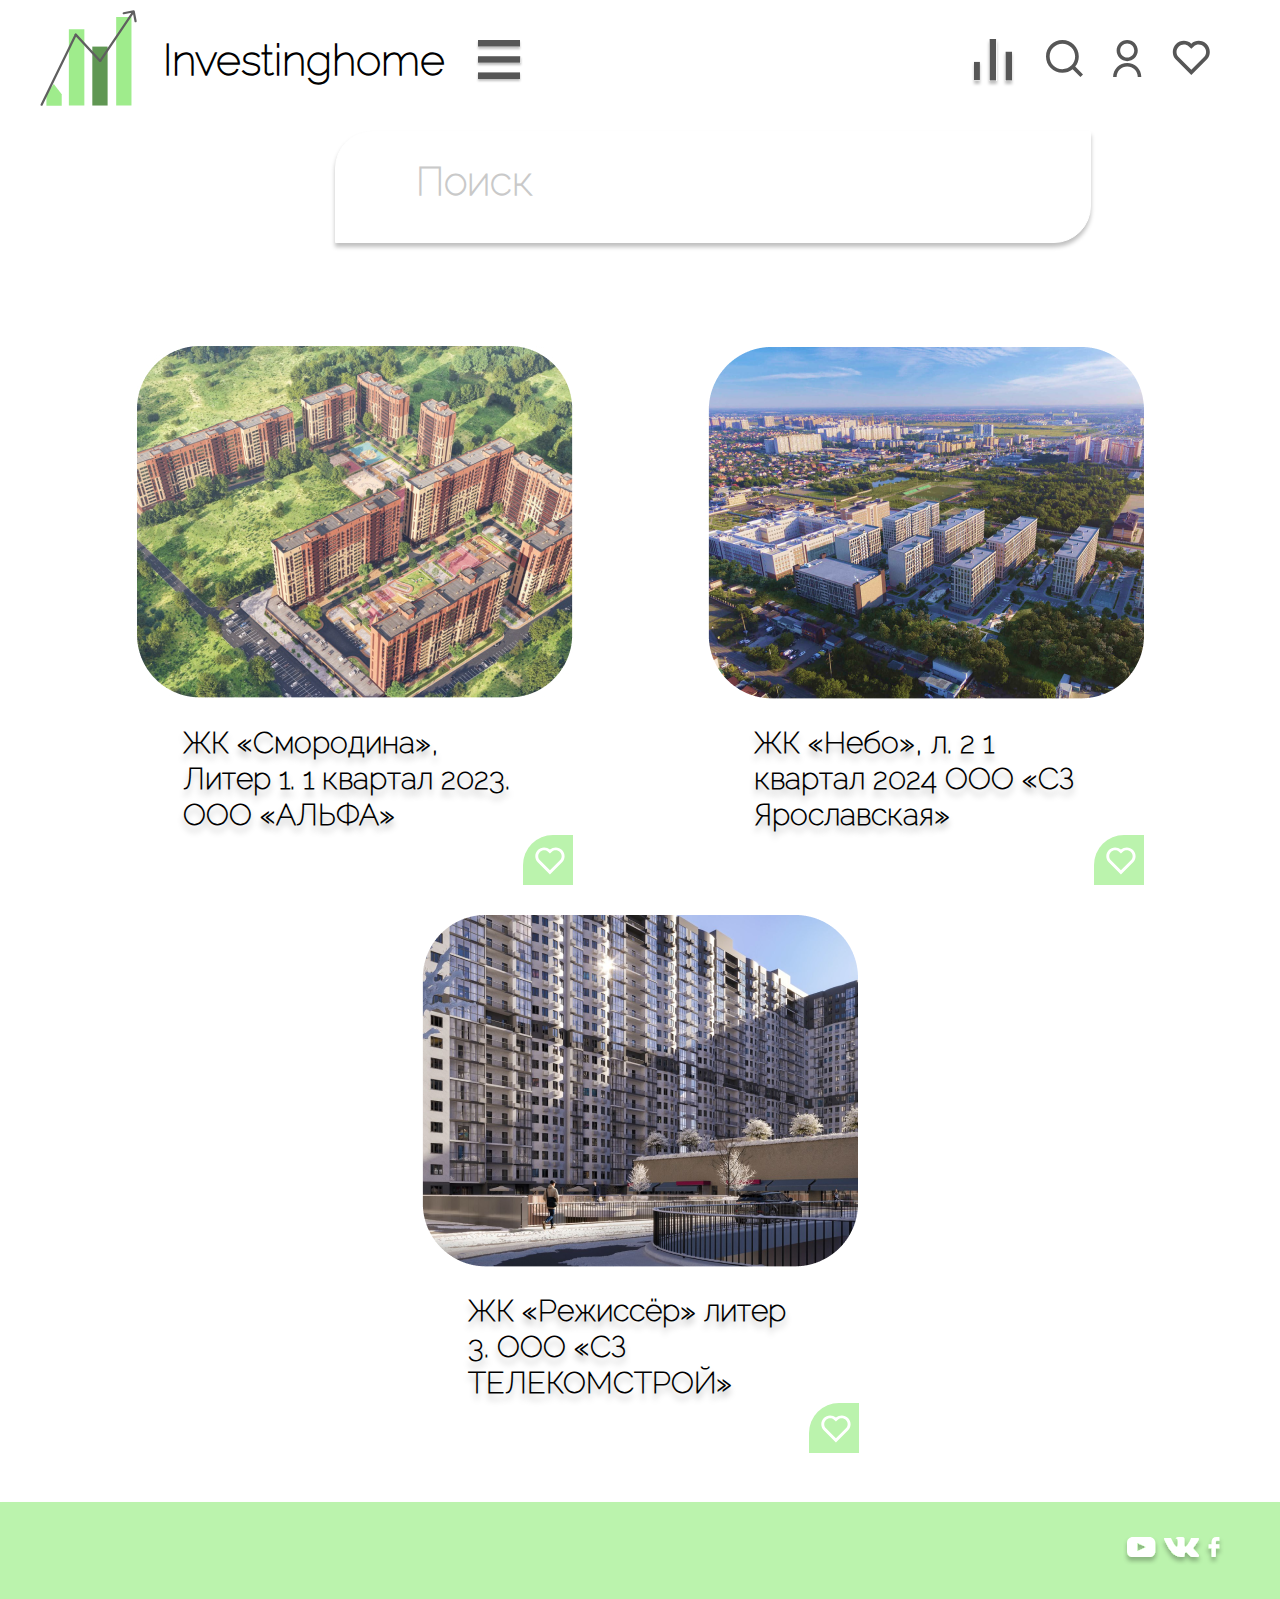
<file: Фронт/Страница поиска/index2.html>
<!DOCTYPE html>
<html lang="en">
<head>
    <meta charset="UTF-8">
    <link rel="stylesheet" href="styles/css.css">
    <title>Поиск квартир</title>
</head>
<body>

<div class="container">
    <div class="content">
        <div class="left-side">
            <div class="logo-svg">
                <svg width="103" height="97" viewBox="0 0 103 97" fill="none" xmlns="http://www.w3.org/2000/svg">
                    <path d="M52.3138 36.5887H59.2486H67.6111V95.5343H52.3138V36.5887Z" fill="#609753"/>
                    <path d="M28.858 19.2518L36.5066 19.2518L44.3592 19.2518V95.5343H28.858V19.2518Z" fill="#9FEC8C"/>
                    <path d="M76.1776 7.01392H83.7242H91.4749V95.5343H76.1776V7.01392Z" fill="#9FEC8C"/>
                    <path d="M6.42188 84.3161L13.7646 73.9142L21.7192 84.3161V95.6363H6.42188V84.3161Z" fill="#9FEC8C"/>
                    <path d="M59.3379 50.2396C58.9919 50.7534 59.1279 51.4506 59.6417 51.7967C60.1556 52.1428 60.8528 52.0068 61.1989 51.4929L59.3379 50.2396ZM94.7501 1.08817C94.6315 0.480082 94.0423 0.0833063 93.4342 0.201945L83.5249 2.13529C82.9168 2.25393 82.52 2.84306 82.6386 3.45115C82.7573 4.05924 83.3464 4.45602 83.9545 4.33738L92.7628 2.61885L94.4814 11.4272C94.6 12.0353 95.1891 12.432 95.7972 12.3134C96.4053 12.1948 96.8021 11.6056 96.6834 10.9975L94.7501 1.08817ZM61.1989 51.4929L94.5795 1.92964L92.7186 0.676331L59.3379 50.2396L61.1989 51.4929Z" fill="#5F5F5F"/>
                    <line x1="35.7463" y1="24.615" x2="60.1245" y2="50.9127" stroke="#5F5F5F" stroke-width="2.2436" stroke-linecap="round"/>
                    <line x1="1.62159" y1="94.6464" x2="35.7206" y2="24.6641" stroke="#5F5F5F" stroke-width="2.2436" stroke-linecap="round"/>
                </svg>
            </div>
            <div class="logo-text">
                Investinghome
            </div>
            <div class="menu-svg">
                <svg width="48" height="44" viewBox="0 0 48 44" fill="none" xmlns="http://www.w3.org/2000/svg">
                    <g filter="url(#filter0_d_4_91)">
                        <rect x="3" width="42" height="6.6" fill="#565656"/>
                        <rect x="3" y="16.2353" width="42.2118" height="6.49412" fill="#565656"/>
                        <rect x="3" y="32.4" width="42" height="6.6" fill="#565656"/>
                    </g>
                    <defs>
                        <filter id="filter0_d_4_91" x="0.6" y="0" width="47.0118" height="43.8"
                                filterUnits="userSpaceOnUse" color-interpolation-filters="sRGB">
                            <feFlood flood-opacity="0" result="BackgroundImageFix"/>
                            <feColorMatrix in="SourceAlpha" type="matrix"
                                           values="0 0 0 0 0 0 0 0 0 0 0 0 0 0 0 0 0 0 127 0" result="hardAlpha"/>
                            <feOffset dy="2.4"/>
                            <feGaussianBlur stdDeviation="1.2"/>
                            <feComposite in2="hardAlpha" operator="out"/>
                            <feColorMatrix type="matrix" values="0 0 0 0 0 0 0 0 0 0 0 0 0 0 0 0 0 0 0.25 0"/>
                            <feBlend mode="normal" in2="BackgroundImageFix" result="effect1_dropShadow_4_91"/>
                            <feBlend mode="normal" in="SourceGraphic" in2="effect1_dropShadow_4_91" result="shape"/>
                        </filter>
                    </defs>
                </svg>
            </div>
        </div>
        <div class="right-side">
            <div class="statistics">
                <svg width="46" height="49" viewBox="0 0 46 49" fill="none" xmlns="http://www.w3.org/2000/svg">
                    <g filter="url(#filter0_d_8_225)">
                        <rect x="4" y="41.1898" width="18.2719" height="5.89416" transform="rotate(-90 4 41.1898)"
                              fill="#565656"/>
                        <rect x="19.6716" y="41.4672" width="41.4671" height="6.37956"
                              transform="rotate(-90 19.6716 41.4672)" fill="#565656"/>
                        <rect x="35.6205" y="41.4672" width="28.708" height="6.37956"
                              transform="rotate(-90 35.6205 41.4672)" fill="#565656"/>
                    </g>
                    <defs>
                        <filter id="filter0_d_8_225" x="0.649636" y="0" width="44.7007" height="48.1679"
                                filterUnits="userSpaceOnUse" color-interpolation-filters="sRGB">
                            <feFlood flood-opacity="0" result="BackgroundImageFix"/>
                            <feColorMatrix in="SourceAlpha" type="matrix"
                                           values="0 0 0 0 0 0 0 0 0 0 0 0 0 0 0 0 0 0 127 0" result="hardAlpha"/>
                            <feOffset dy="3.35036"/>
                            <feGaussianBlur stdDeviation="1.67518"/>
                            <feComposite in2="hardAlpha" operator="out"/>
                            <feColorMatrix type="matrix" values="0 0 0 0 0 0 0 0 0 0 0 0 0 0 0 0 0 0 0.25 0"/>
                            <feBlend mode="normal" in2="BackgroundImageFix" result="effect1_dropShadow_8_225"/>
                            <feBlend mode="normal" in="SourceGraphic" in2="effect1_dropShadow_8_225" result="shape"/>
                        </filter>
                    </defs>
                </svg>

            </div>
            <div class="search">
                <input class="header-search-input" type="text" placeholder="Search...">
                <a class="search-link" href="#">
                    <svg width="37" height="37" viewBox="0 0 37 37" fill="none" xmlns="http://www.w3.org/2000/svg">
                        <path d="M29.1989 26.6235L37 34.4227L34.4227 37L26.6235 29.1989C23.7215 31.5253 20.1119 32.7906 16.3926 32.7853C7.3439 32.7853 0 25.4414 0 16.3926C0 7.3439 7.3439 0 16.3926 0C25.4414 0 32.7853 7.3439 32.7853 16.3926C32.7906 20.1119 31.5253 23.7215 29.1989 26.6235ZM25.5452 25.272C27.8568 22.8948 29.1477 19.7084 29.1425 16.3926C29.1425 9.34745 23.436 3.64281 16.3926 3.64281C9.34745 3.64281 3.64281 9.34745 3.64281 16.3926C3.64281 23.436 9.34745 29.1425 16.3926 29.1425C19.7084 29.1477 22.8948 27.8568 25.272 25.5452L25.5452 25.272V25.272Z"
                              fill="#565656"/>
                    </svg>
                </a>
            </div>
            <div class="users">
                <svg width="29" height="37" viewBox="0 0 29 37" fill="none" xmlns="http://www.w3.org/2000/svg">
                    <path d="M0.100098 37C0.100098 33.2617 1.58513 29.6765 4.2285 27.0332C6.87187 24.3898 10.457 22.9048 14.1953 22.9048C17.9336 22.9048 21.5188 24.3898 24.1622 27.0332C26.8055 29.6765 28.2906 33.2617 28.2906 37H24.7668C24.7668 34.1963 23.653 31.5074 21.6705 29.5249C19.6879 27.5423 16.999 26.4286 14.1953 26.4286C11.3916 26.4286 8.70273 27.5423 6.72021 29.5249C4.73768 31.5074 3.62391 34.1963 3.62391 37H0.100098ZM14.1953 21.1429C8.35462 21.1429 3.62391 16.4121 3.62391 10.5714C3.62391 4.73071 8.35462 0 14.1953 0C20.036 0 24.7668 4.73071 24.7668 10.5714C24.7668 16.4121 20.036 21.1429 14.1953 21.1429ZM14.1953 17.619C18.0891 17.619 21.2429 14.4652 21.2429 10.5714C21.2429 6.67762 18.0891 3.52381 14.1953 3.52381C10.3015 3.52381 7.14772 6.67762 7.14772 10.5714C7.14772 14.4652 10.3015 17.619 14.1953 17.619Z"
                          fill="#565656"/>
                </svg>

            </div>
            <div class="liked">
                <svg width="38" height="36" viewBox="0 0 38 36" fill="none" xmlns="http://www.w3.org/2000/svg">
                    <path d="M19.3016 3.67857C23.6471 -0.223011 30.3625 -0.0935132 34.549 4.10036C38.7336 8.29608 38.8779 14.9782 34.9856 19.3367L19.2979 35.0466L3.61386 19.3367C-0.27847 14.9782 -0.132322 8.28498 4.05045 4.10036C8.24062 -0.0879633 14.943 -0.228561 19.3016 3.67857V3.67857ZM31.9294 6.71436C29.1545 3.93571 24.6776 3.82286 21.7731 6.43131L19.3034 8.64757L16.8319 6.43316C13.9182 3.82101 9.4505 3.93571 6.66815 6.71806C3.9117 9.47451 3.77295 13.8867 6.31296 16.8022L19.2997 29.8093L32.2865 16.8041C34.8283 13.8867 34.6896 9.48006 31.9294 6.71436V6.71436Z"
                          fill="#565656"/>
                </svg>
            </div>
        </div>
    </div>
</div>

<!--<div class="container">-->
<div class="input-div">
    <input class="input-search" type="text" placeholder="Поиск">
</div>

<div class="cards-products">
    <div class="card-product">
        <div class="card-image">
            <img src="images/ЖК%20«Смородина».jpg" alt="Смородина">
        </div>
        <div class="card-text">
            ЖК «Смородина»,
            Литер 1. 1 квартал 2023.
            ООО «АЛЬФА»
        </div>
        <div class="card-like">
            <div class="card-like-color">
                <svg width="30" height="28" viewBox="0 0 30 28" fill="none" xmlns="http://www.w3.org/2000/svg">
                    <path d="M14.9359 2.6178C18.3749 -0.469831 23.6893 -0.367349 27.0024 2.9516C30.314 6.27201 30.4282 11.5601 27.3479 15.0093L14.933 27.4418L2.52098 15.0093C-0.559328 11.5601 -0.44367 6.26322 2.86649 2.9516C6.18251 -0.362957 11.4867 -0.474223 14.9359 2.6178ZM24.9293 5.02026C22.7333 2.8213 19.1904 2.73199 16.8919 4.79627L14.9374 6.55017L12.9814 4.79773C10.6756 2.73053 7.13998 2.8213 4.93809 5.02319C2.75669 7.20459 2.64689 10.6963 4.65699 13.0036L14.9345 23.2972L25.2119 13.0051C27.2235 10.6963 27.1137 7.20898 24.9293 5.02026Z"
                          fill="white"/>
                </svg>
            </div>
        </div>
    </div>
    <div class="card-product">
        <div class="card-image">
            <img src="images/ЖК%20«Смородина»2.png" alt="Небо">
        </div>
        <div class="card-text">
            ЖК «Небо», л. 2
            1 квартал 2024
            ООО «СЗ Ярославская»
        </div>
        <div class="card-like">
            <div class="card-like-color">
                <svg width="30" height="28" viewBox="0 0 30 28" fill="none" xmlns="http://www.w3.org/2000/svg">
                    <path d="M14.9359 2.6178C18.3749 -0.469831 23.6893 -0.367349 27.0024 2.9516C30.314 6.27201 30.4282 11.5601 27.3479 15.0093L14.933 27.4418L2.52098 15.0093C-0.559328 11.5601 -0.44367 6.26322 2.86649 2.9516C6.18251 -0.362957 11.4867 -0.474223 14.9359 2.6178ZM24.9293 5.02026C22.7333 2.8213 19.1904 2.73199 16.8919 4.79627L14.9374 6.55017L12.9814 4.79773C10.6756 2.73053 7.13998 2.8213 4.93809 5.02319C2.75669 7.20459 2.64689 10.6963 4.65699 13.0036L14.9345 23.2972L25.2119 13.0051C27.2235 10.6963 27.1137 7.20898 24.9293 5.02026Z"
                          fill="white"/>
                </svg>
            </div>
        </div>
    </div>
    <div class="card-product">
        <div class="card-image">
            <img src="images/3.png" alt="Телекомстрой">
        </div>
        <div class="card-text">
            ЖК «Режиссёр»
            литер 3.
            ООО «СЗ ТЕЛЕКОМСТРОЙ»
        </div>
        <div class="card-like">
            <div class="card-like-color">
                <svg width="30" height="28" viewBox="0 0 30 28" fill="none" xmlns="http://www.w3.org/2000/svg">
                    <path d="M14.9359 2.6178C18.3749 -0.469831 23.6893 -0.367349 27.0024 2.9516C30.314 6.27201 30.4282 11.5601 27.3479 15.0093L14.933 27.4418L2.52098 15.0093C-0.559328 11.5601 -0.44367 6.26322 2.86649 2.9516C6.18251 -0.362957 11.4867 -0.474223 14.9359 2.6178ZM24.9293 5.02026C22.7333 2.8213 19.1904 2.73199 16.8919 4.79627L14.9374 6.55017L12.9814 4.79773C10.6756 2.73053 7.13998 2.8213 4.93809 5.02319C2.75669 7.20459 2.64689 10.6963 4.65699 13.0036L14.9345 23.2972L25.2119 13.0051C27.2235 10.6963 27.1137 7.20898 24.9293 5.02026Z"
                          fill="white"/>
                </svg>
            </div>
        </div>
    </div>
</div>

</body>

<footer class="footer">
    <div class="icons">
        <div class="youtube-icon">
            <a href="#">
                <svg width="37" height="28" viewBox="0 0 37 28" fill="none" xmlns="http://www.w3.org/2000/svg">
                    <g filter="url(#filter0_d_4_214)">
                        <path d="M26.3936 0H9.86998C6.62808 0 4 2.62807 4 5.86998V14.13C4 17.3719 6.62808 20 9.86998 20H26.3936C29.6355 20 32.2635 17.3719 32.2635 14.13V5.86998C32.2635 2.62807 29.6355 0 26.3936 0ZM22.4237 10.4019L14.6951 14.088C14.4892 14.1862 14.2513 14.036 14.2513 13.8079V6.20534C14.2513 5.97396 14.4954 5.82399 14.7018 5.92859L22.4304 9.84507C22.6602 9.9615 22.6562 10.291 22.4237 10.4019Z"
                              fill="white"/>
                    </g>
                    <defs>
                        <filter id="filter0_d_4_214" x="0" y="0" width="36.2635" height="28"
                                filterUnits="userSpaceOnUse" color-interpolation-filters="sRGB">
                            <feFlood flood-opacity="0" result="BackgroundImageFix"/>
                            <feColorMatrix in="SourceAlpha" type="matrix"
                                           values="0 0 0 0 0 0 0 0 0 0 0 0 0 0 0 0 0 0 127 0" result="hardAlpha"/>
                            <feOffset dy="4"/>
                            <feGaussianBlur stdDeviation="2"/>
                            <feComposite in2="hardAlpha" operator="out"/>
                            <feColorMatrix type="matrix" values="0 0 0 0 0 0 0 0 0 0 0 0 0 0 0 0 0 0 0.25 0"/>
                            <feBlend mode="normal" in2="BackgroundImageFix" result="effect1_dropShadow_4_214"/>
                            <feBlend mode="normal" in="SourceGraphic" in2="effect1_dropShadow_4_214" result="shape"/>
                        </filter>
                    </defs>
                </svg>
            </a>
        </div>
        <div class="vk-icon">
            <a href="">
                <svg width="44" height="28" viewBox="0 0 44 28" fill="none" xmlns="http://www.w3.org/2000/svg">
                    <g filter="url(#filter0_d_4_215)">
                        <path d="M38.8684 18.0622C38.8259 17.9707 38.7864 17.8948 38.7496 17.834C38.1414 16.7387 36.9792 15.3942 35.2636 13.8002L35.2273 13.7637L35.2092 13.7458L35.1908 13.7275H35.1724C34.3938 12.9852 33.9008 12.4861 33.6943 12.2306C33.3165 11.7439 33.2318 11.2512 33.4383 10.752C33.5842 10.3749 34.1322 9.57835 35.081 8.3614C35.58 7.71645 35.9753 7.19955 36.2672 6.81011C38.3723 4.01144 39.285 2.22306 39.005 1.44425L38.8962 1.26225C38.8232 1.15269 38.6346 1.05245 38.3307 0.961035C38.0262 0.869813 37.637 0.854728 37.1623 0.915521L31.9061 0.95183C31.8209 0.921657 31.6993 0.92447 31.5409 0.961035C31.3827 0.997601 31.3036 1.01595 31.3036 1.01595L31.2121 1.06165L31.1395 1.11657C31.0786 1.15288 31.0117 1.21674 30.9386 1.30803C30.8659 1.39899 30.8052 1.50575 30.7566 1.6274C30.1843 3.09967 29.5337 4.46851 28.8034 5.73386C28.3532 6.48838 27.9397 7.14227 27.5621 7.69593C27.185 8.2494 26.8687 8.65718 26.6133 8.91858C26.3576 9.18022 26.1269 9.38984 25.9196 9.54818C25.7127 9.70659 25.5547 9.77352 25.4454 9.74904C25.3357 9.72455 25.2325 9.70026 25.1347 9.67597C24.9645 9.5664 24.8276 9.41739 24.7243 9.22881C24.6207 9.04023 24.5508 8.80287 24.5143 8.51693C24.478 8.2308 24.4566 7.98469 24.4504 7.77776C24.4447 7.57109 24.4474 7.27875 24.4597 6.90159C24.4723 6.52424 24.478 6.26892 24.478 6.13506C24.478 5.67262 24.4871 5.17074 24.5051 4.62929C24.5236 4.08784 24.5384 3.65883 24.5509 3.34278C24.5633 3.02641 24.5691 2.6917 24.5691 2.33883C24.5691 1.98596 24.5476 1.70922 24.5051 1.50837C24.4632 1.30777 24.3988 1.11305 24.314 0.924278C24.2287 0.735697 24.1038 0.589819 23.9398 0.486259C23.7756 0.382827 23.5714 0.300747 23.3285 0.239761C22.6835 0.0938189 21.8623 0.0148707 20.8643 0.00259691C18.6013 -0.0216949 17.1472 0.124439 16.5023 0.440808C16.2468 0.574476 16.0155 0.757112 15.8088 0.98814C15.5897 1.25592 15.5592 1.40206 15.7173 1.4261C16.4475 1.53547 16.9644 1.79712 17.2686 2.21078L17.3783 2.42999C17.4635 2.58814 17.5487 2.86813 17.6339 3.26959C17.719 3.67104 17.7739 4.11513 17.7981 4.60161C17.8588 5.48998 17.8588 6.25044 17.7981 6.88305C17.7371 7.51592 17.6796 8.00859 17.6247 8.36146C17.5698 8.71433 17.4877 9.00027 17.3783 9.21922C17.2686 9.43823 17.1957 9.57209 17.1591 9.62067C17.1226 9.66926 17.0922 9.69988 17.068 9.71189C16.9099 9.7725 16.7454 9.80337 16.5752 9.80337C16.4047 9.80337 16.1979 9.7181 15.9546 9.54767C15.7114 9.37724 15.4589 9.14315 15.1973 8.845C14.9356 8.54678 14.6406 8.13005 14.3119 7.59474C13.9835 7.05942 13.6428 6.42675 13.2899 5.69672L12.998 5.16729C12.8155 4.82669 12.5662 4.33075 12.2498 3.67993C11.9332 3.02884 11.6534 2.39904 11.4102 1.79066C11.313 1.53515 11.1669 1.34063 10.9723 1.20677L10.8809 1.15185C10.8202 1.10327 10.7227 1.05168 10.589 0.996706C10.455 0.941794 10.3153 0.902415 10.1692 0.878187L5.16831 0.914498C4.65728 0.914498 4.31055 1.03027 4.12798 1.26149L4.05491 1.37086C4.01841 1.43178 4 1.52908 4 1.663C4 1.79686 4.0365 1.96115 4.10957 2.15568C4.8396 3.87145 5.63349 5.52617 6.49125 7.12009C7.34901 8.71402 8.09438 9.99796 8.72693 10.9708C9.3596 11.9443 10.0045 12.8631 10.6616 13.7268C11.3187 14.5907 11.7536 15.1444 11.9664 15.3876C12.1795 15.6313 12.3468 15.8135 12.4685 15.9351L12.9249 16.3731C13.2169 16.6652 13.6457 17.015 14.2115 17.4225C14.7774 17.8303 15.404 18.2317 16.0914 18.6275C16.779 19.0226 17.5789 19.3451 18.4916 19.5944C19.4041 19.8441 20.2923 19.9442 21.1563 19.8959H23.2552C23.6809 19.8591 24.0034 19.7253 24.2226 19.4943L24.2952 19.4028C24.344 19.3302 24.3898 19.2173 24.4319 19.0655C24.4747 18.9134 24.4959 18.7459 24.4959 18.5636C24.4834 18.0405 24.5232 17.5691 24.6143 17.1493C24.7052 16.7297 24.8089 16.4134 24.9249 16.2003C25.0408 15.9874 25.1716 15.8078 25.3171 15.6622C25.463 15.5162 25.5669 15.4278 25.6279 15.3974C25.6885 15.3668 25.7369 15.346 25.7734 15.3335C26.0654 15.2362 26.4091 15.3305 26.8049 15.6167C27.2004 15.9026 27.5714 16.2557 27.9184 16.6753C28.2652 17.0953 28.6819 17.5665 29.1685 18.0896C29.6554 18.6129 30.0811 19.0018 30.446 19.2577L30.8109 19.4767C31.0546 19.6229 31.371 19.7567 31.7604 19.8784C32.1491 20 32.4897 20.0304 32.7822 19.9696L37.4543 19.8967C37.9164 19.8967 38.276 19.8202 38.5311 19.6684C38.7867 19.5163 38.9385 19.3488 38.9875 19.1665C39.0363 18.9841 39.0389 18.7771 38.9967 18.5457C38.9534 18.3148 38.9108 18.1534 38.8684 18.0622Z"
                              fill="white"/>
                    </g>
                    <defs>
                        <filter id="filter0_d_4_215" x="0" y="0" width="43.0543" height="28"
                                filterUnits="userSpaceOnUse" color-interpolation-filters="sRGB">
                            <feFlood flood-opacity="0" result="BackgroundImageFix"/>
                            <feColorMatrix in="SourceAlpha" type="matrix"
                                           values="0 0 0 0 0 0 0 0 0 0 0 0 0 0 0 0 0 0 127 0" result="hardAlpha"/>
                            <feOffset dy="4"/>
                            <feGaussianBlur stdDeviation="2"/>
                            <feComposite in2="hardAlpha" operator="out"/>
                            <feColorMatrix type="matrix" values="0 0 0 0 0 0 0 0 0 0 0 0 0 0 0 0 0 0 0.25 0"/>
                            <feBlend mode="normal" in2="BackgroundImageFix" result="effect1_dropShadow_4_215"/>
                            <feBlend mode="normal" in="SourceGraphic" in2="effect1_dropShadow_4_215" result="shape"/>
                        </filter>
                    </defs>
                </svg>
            </a>
        </div>
        <div class="facebook-icon">
            <a href="">
                <svg width="20" height="28" viewBox="0 0 20 28" fill="none" xmlns="http://www.w3.org/2000/svg">
                    <g filter="url(#filter0_d_4_210)">
                        <path d="M14.9995 0.00416134L12.4059 0C9.49214 0 7.60914 1.9319 7.60914 4.92203V7.19141H5.00144C4.7761 7.19141 4.59363 7.37409 4.59363 7.59943V10.8875C4.59363 11.1128 4.77631 11.2953 5.00144 11.2953H7.60914V19.5922C7.60914 19.8175 7.79161 20 8.01695 20H11.4193C11.6446 20 11.8271 19.8173 11.8271 19.5922V11.2953H14.8761C15.1014 11.2953 15.2839 11.1128 15.2839 10.8875L15.2851 7.59943C15.2851 7.49123 15.2421 7.38762 15.1657 7.31105C15.0893 7.23448 14.9853 7.19141 14.8771 7.19141H11.8271V5.26763C11.8271 4.34298 12.0474 3.87358 13.2519 3.87358L14.999 3.87295C15.2242 3.87295 15.4066 3.69027 15.4066 3.46514V0.411972C15.4066 0.187052 15.2244 0.00457747 14.9995 0.00416134Z"
                              fill="white"/>
                    </g>
                    <defs>
                        <filter id="filter0_d_4_210" x="0.593628" y="0" width="18.813" height="28"
                                filterUnits="userSpaceOnUse" color-interpolation-filters="sRGB">
                            <feFlood flood-opacity="0" result="BackgroundImageFix"/>
                            <feColorMatrix in="SourceAlpha" type="matrix"
                                           values="0 0 0 0 0 0 0 0 0 0 0 0 0 0 0 0 0 0 127 0" result="hardAlpha"/>
                            <feOffset dy="4"/>
                            <feGaussianBlur stdDeviation="2"/>
                            <feComposite in2="hardAlpha" operator="out"/>
                            <feColorMatrix type="matrix" values="0 0 0 0 0 0 0 0 0 0 0 0 0 0 0 0 0 0 0.25 0"/>
                            <feBlend mode="normal" in2="BackgroundImageFix" result="effect1_dropShadow_4_210"/>
                            <feBlend mode="normal" in="SourceGraphic" in2="effect1_dropShadow_4_210" result="shape"/>
                        </filter>
                    </defs>
                </svg>
            </a>
        </div>
    </div>
</footer>

</html>
</file>
<file: Фронт/Вход/css.css>
*{
    margin: 0;
    padding: 0;
}

@font-face {
    font-family: Nunito;
    src: url("fonts/Raleway-VariableFont_wght.ttf");
}

.container {
    max-width: 1200px;
    margin: 0 auto;
}

.main .container{

}
/*.all-inputs{*/
/*    display: flex;*/
/*    flex-wrap: wrap;*/
/*}*/


.name-text{
    display: flex;
    flex-direction: column;
    padding-top:15px;
    width: 452px;
}

.name{
    width: 452px;
}

.name-input{
    outline: none;
    height: 30px;
}



.main-title-span{
    font-family: 'Raleway', sans-serif;
    font-weight: 700;
    font-size: 36px;
    color: #000000;
}

.main-title{
    padding-top: 150px;
}

.main-text-span{
    font-family: 'Raleway', sans-serif;
    font-weight: 700;
    font-size: 20px;
    line-height: 27px;
    color: #636363;
}

.main-text{
    padding-top: 7px;
    height: 75px;
}

.name-text-span{
    font-family: 'Raleway', sans-serif;
    font-style: normal;
    font-size: 16px;
    color: #C6C6C4;
}

input{
    background: transparent;
    border: none;
    border-bottom: 1px solid #C6C6C4;
}

.check{
    padding-top: 30px;
    padding-bottom: 40px;
}

.agree{
    font-family: 'Raleway', sans-serif;
    font-style: normal;
    font-weight: 700;
    font-size: 16px;
    color: #636363;
}

.sign-button{
    width: 210px;
    height: 70px;
    border: 0;
    background: #609753;
    border-radius: 40px;
    cursor: pointer;
}

.sign-span{
    font-family: 'Raleway', sans-serif;
    font-style: normal;
    font-weight: 700;
    font-size: 20px;
    color: #FFFFFF;
}

.already{
    padding-top: 44px;
}

.already-span{
    font-family: 'Raleway', sans-serif;
    font-style: normal;
    font-weight: 700;
    font-size: 16px;
    color: #636363;
    cursor: pointer;
}

.big {
    width: 100%;
    height: 100%;
    background: linear-gradient(to right, #BBF3AD 50%, #E9E9E9 50%);
}

.big .forFlex{
    padding-bottom: 191px;
}

.forFlex{
    display: flex;
    justify-content: space-around;
}

.rocket-image{
    padding-top: 172px;
}

.logo{
    position: absolute;
    top: 27px;
    left: 650px;
}

/*.div-popup{*/
/*    margin:80px auto 0 auto;*/
/*    width: 400px;*/
/*    padding: 10px;*/
/*    background: linear-gradient(to right, #E5E5E5 50%, #F8F8FA 50%);*/
/*    border-radius: 5px;*/
/*    box-shadow: 0 0 10px #000;*/
/*}*/
/*.pop-button{*/
/*    border-radius: 5px;*/
/*    background: linear-gradient(to right, #E5E5E5 50%, #F8F8FA 50%);*/
/*    border: 0;*/
/*}*/
/*.already-span{*/
/*    text-decoration: none;*/
/*}*/

/*.popup{*/
/*    display: none;*/
/*}*/

/*.div-popup .open{*/
/*    width: 100%;*/
/*    min-height: 100%;*/
/*    background-color: rgba(0,0,0,0.6);*/
/*    overflow: hidden;*/
/*    position: fixed;*/
/*    top:0;*/
/*    left: 0;*/
/*    display: block;*/
/*}*/
.popup{
    width: 100%;
    min-height: 100%;
    background-color: rgba(0,0,0,0.6);
    overflow: hidden;
    position: fixed;
    top:0;
    left: 0;
    display: none;
    opacity: 0;
    visibility: hidden;
}
.popup:target{
    opacity: 1;
    visibility: visible;
}
.popup__body{
    min-height: 100%;
    display: flex;
    align-items: center;
    justify-content: center;
    padding:  0 0 0 0;
    margin: 80px auto 0 auto;
}
.popup__content{
    background-color: #fff;
    color: black;
    max-width: 800px;
    position: relative;
}
.popup__title{
    font-size: 40px;
    margin: 0 0 1em 0;
}
.popup__text{

}
.popup__close{
    position: absolute;
    right: 10px;
    top: 10px;
    font-size: 20px;
    color: black;
    text-decoration: none;
}

.big{
    text-align: center;
}

.sign-span a{
    text-decoration: none;
    color: #ffffff;
}

/*.check{*/
/*    width: 500px;*/
/*}*/
</file>
<file: Фронт/Главная страница/styles/css.css>
*{
    margin: 0;
    padding: 0;
}

.container{
    max-width: 1200px;
    margin: 0 auto;
}

.body{
    background: #E9E9E9;
}

@font-face {
    font-family: 'Raleway';
    src: url('../fonts/Raleway-VariableFont_wght.ttf') ;
    font-weight: 1;
    font-style: normal;
}

.left-side{
    display: flex;
}

.right-side{
    display: flex;
}

.content{
    display: flex;
    justify-content: space-between;
}

.logo-svg{
    margin-right: 20px;
    margin-top: 10px;
}

.logo-text{
    font-family: 'Raleway';
    font-style: normal;
    font-weight: 800;
    font-size: 43px;
    line-height: 50px;
    color: #000000;
    margin: 35px 30px 35px 0;
}

.menu-svg{
    margin: 40px 0;
}

.statistics{
    margin: 39px 0 39px 45px;
}

.header-search-input{
    display: none;
}

.search{
    margin: 40px 30px;
}

.users{
    margin: 40px 30px 0 0;
}

.liked{
    margin: 40px 30px 0 0;
}

.find-button span{
    font-family: 'Raleway';
    font-style: normal;
    font-weight: 300;
    font-size: 40px;
}

.hide-option{
    position: relative;
    margin-bottom: 30px;
}

.hide-option:first-child{
    position: relative;
    margin-top: 30px;
}

.hide-option:last-child{
    position: relative;
    margin-bottom: 60px;
}

.hide-option svg{
    position: absolute;
    top: 53px;
    right: 27px;
}

.hide-option svg:first-child{
    position: absolute;
    top: 0;
    right: 27px;
}

.button{
    margin-left: 68px;
}

.find-button{
    background: #BBF3AD;
    border: 0;
    border-bottom-right-radius: 41px;
    border-top-left-radius: 41px;
    width: 465px;
    padding: 14px 21px;
}


.hide{
    background: #FFFFFF;
    width: 608px;
    font-family: 'Raleway';
    font-style: normal;
    font-weight: 300;
    font-size: 40px;
    transition: all .25s;
    display: none;
}


.menu-svg:hover .hide{
    display: block;
}

.card-image{
    width: 436px;
    height: 352px;
    border-radius: 62px;
}

.card-text{
    font-family: 'Raleway';
    font-style: normal;
    font-weight: 600;
    font-size: 30px;
    line-height: 36px;
    color: #000000;
    text-shadow: 0 6px 6px rgba(0, 0, 0, 0.25);
    width: 344px;
    margin: 27px 46px 100px 46px;
}

.card-product{
    margin-top: 30px;
    background: #FFFFFF;
    /*border: 0.952229px solid #FBFBFB;*/
    /*box-shadow: 0px 3.80892px 3.80892px rgba(0, 0, 0, 0.25);*/
    width: 435.17px;
    height: 538.01px;
    position: relative;
    animation: ease-in;
}

.card-product:hover{
    border: 0.952229px solid #FBFBFB;
    box-shadow: 0px 3.80892px 3.80892px rgba(0, 0, 0, 0.25);
}

.cards-products{
    display: flex;
    flex-direction: row;
    flex-wrap: wrap;
    justify-content: space-evenly;
}

.icons{
    display: flex;
    justify-content: flex-end;
    padding: 35px 56px 30px 0;
}

.footer{
    background: #BBF3AD;
    box-shadow: 0 4px 4px rgba(0, 0, 0, 0.25);
}

.card-like{
    position: absolute;
    bottom: -1px;
    right: -1px;
}

.card-like-color{
    background: #BBF3AD;
    width: 50px;
    height: 50px;
    position: relative;
    border-top-left-radius: 30px;
}

.card-like-color svg{
    position: absolute;
    top: 12px;
    right: 8px;
}

.cards-products{
    margin-bottom: 50px;
}

.statistics{
    margin: 39px 0 39px 45px;
    fill: #565656;
}

.statistics:hover{
    fill: #BBF3AD;
}

.map{
    margin-left: 10px;
}
</file>
<file: Фронт/Главная страница/styles/adaptive.css>
@media screen and (max-width: 426px) {
        .container {
            padding-left: 15px;
            padding-right: 15px;
            max-width: 1200px;
        }
    }
</file>
<file: Фронт/Панель администратора/styles/css.css>
*{
    margin: 0;
    padding: 0;
}

.container{
    max-width: 1200px;
    margin: 0 auto;
}

.body{
    background: #E9E9E9;
}

@font-face {
    font-family: 'Raleway';
    src: url('../fonts/Raleway-VariableFont_wght.ttf') ;
    font-weight: 1;
    font-style: normal;
}

.left-side{
    display: flex;
}

.right-side{
    display: flex;
}

.content{
    display: flex;
    justify-content: space-between;
}

.logo-svg{
    margin-right: 20px;
    margin-top: 10px;
}

.logo-text{
    font-family: 'Raleway', sans-serif;
    font-style: normal;
    font-weight: 800;
    font-size: 43px;
    line-height: 50px;
    color: #000000;
    margin: 35px 30px 35px 0;
}

.menu-svg{
    margin: 40px 0;
}

.statistics{
    margin: 39px 0 39px 45px;
}

.header-search-input{
    display: none;
}

.search{
    margin: 40px 30px;
}

.users{
    margin: 40px 30px 0 0;
}

.liked{
    margin: 40px 30px 0 0;
}

.icons{
    display: flex;
    justify-content: flex-end;
    padding: 35px 56px 30px 0;
}

.footer{
    background: #BBF3AD;
    box-shadow: 0 4px 4px rgba(0, 0, 0, 0.25);
}

.divFlex{
    display: flex;
}

.megaFlex{
    display: flex;
    flex-wrap: wrap;
    margin-top: 20px;
    margin-bottom: 20px;
}

.nameG{
    font-family: 'Raleway', sans-serif;
    font-style: normal;
    font-weight: 500;
    font-size: 21.9441px;
    line-height: 26px;
    color: #000000;

    width: 336px;
    height: 80px;
    background: #FFFFFF;
    box-shadow: 1.60802px 1.60802px 32.1604px rgba(0, 0, 0, 0.05);
    border-bottom-right-radius: 37px;
    border-top-left-radius: 37px;
    position: relative;
}

.addG{
    font-family: 'Raleway', sans-serif;
    font-style: normal;
    font-weight: 500;
    font-size: 16px;
    line-height: 19px;
    color: #000000;
    border-bottom-right-radius: 25px;
    border-top-left-radius: 25px;
    background: #BBF3AD;
    display: flex;
    align-items: center;
    width: 128px;
    margin-left: 12px;
    padding-left: 32px;
    margin-right: 92px;
}

.nameG-span{
    position: absolute;
    top: 28px;
    left: 15px;
}

.divFlex{
    margin-bottom: 15px;
    position: relative;
}

.close-svg{
    position: absolute;
    top: 14px;
    left: 530px;
}


.nameCreate{
    font-family: 'Raleway', sans-serif;
    font-style: normal;
    font-weight: 500;
    font-size: 21.9441px;
    line-height: 26px;
    color: #000000;

    width: 508px;
    height: 80px;
    background: #FFFFFF;
    box-shadow: 1.60802px 1.60802px 32.1604px rgba(0, 0, 0, 0.05);
    border-bottom-right-radius: 37px;
    border-top-left-radius: 37px;
    position: relative;
    margin-right: 92px
}

.toCreate{
    position: absolute;
    top: 28px;
    left: 213px;
}

a{
    text-decoration: none;
    color: black;
}
</file>
<file: Фронт/Страница поиска/styles/css.css>
*{
    margin: 0;
    padding: 0;
}

.container{
    max-width: 1200px;
    margin: 0 auto;
}

.body{
    background: #E9E9E9;
}

@font-face {
    font-family: 'Raleway';
    src: url('../fonts/Raleway-VariableFont_wght.ttf') ;
    font-weight: 1;
    font-style: normal;
}

.left-side{
    display: flex;
}

.right-side{
    display: flex;
}

.content{
    display: flex;
    justify-content: space-between;
}

.logo-svg{
    margin-right: 20px;
    margin-top: 10px;
}

.logo-text{
    font-family: 'Raleway';
    font-style: normal;
    font-weight: 800;
    font-size: 43px;
    line-height: 50px;
    color: #000000;
    margin: 35px 30px 35px 0;
}

.menu-svg{
    margin: 40px 0;
}

.statistics{
    margin: 39px 0 39px 45px;
}

.header-search-input{
    display: none;
}

.search{
    margin: 40px 30px;
}

.users{
    margin: 40px 30px 0 0;
}

.liked{
    margin: 40px 30px 0 0;
}

.card-image{
    width: 436px;
    height: 352px;
    border-radius: 62px;
}

.card-text{
    font-family: 'Raleway';
    font-style: normal;
    font-weight: 600;
    font-size: 30px;
    line-height: 36px;
    color: #000000;
    text-shadow: 0 6px 6px rgba(0, 0, 0, 0.25);
    width: 344px;
    margin: 27px 46px 100px 46px;
}

.card-product{
    margin-top: 30px;
    background: #FFFFFF;
    /*border: 0.952229px solid #FBFBFB;*/
    /*box-shadow: 0px 3.80892px 3.80892px rgba(0, 0, 0, 0.25);*/
    width: 435.17px;
    height: 538.01px;
    position: relative;
    animation: ease-in;
}

.card-product:hover{
    border: 0.952229px solid #FBFBFB;
    box-shadow: 0px 3.80892px 3.80892px rgba(0, 0, 0, 0.25);
}

.cards-products{
    display: flex;
    flex-direction: row;
    flex-wrap: wrap;
    justify-content: space-evenly;
    margin-top: 73px;
}

.input-search{
    width: 756px;
    height: 112px;
    border-bottom-right-radius: 37px;
    border-top-left-radius: 37px;
    background: #FFFFFF;
    border: 1px solid #FFFFFF;
    box-shadow: 0 4px 4px rgba(0, 0, 0, 0.25);
    margin-left: 335px;


    font-style: normal;
    font-weight: 400;
    font-size: 22px;
    line-height: 19px;
    box-sizing: border-box;
    color: #000000;
    outline: 0;
    font-family: Raleway, sans-serif;
    padding: 11px 44px;
}

.input-search::placeholder{
    font-family: 'Raleway', sans-serif;
    font-style: normal;
    font-weight: 600;
    font-size: 40px;
    color: #C9C9C9;
    padding: 27px 192px 27px 36px;
}

.icons{
    display: flex;
    justify-content: flex-end;
    padding: 35px 56px 30px 0;
}

.footer{
    background: #BBF3AD;
    box-shadow: 0 4px 4px rgba(0, 0, 0, 0.25);
}

.card-like{
    position: absolute;
    bottom: -1px;
    right: -1px;
}

.card-like-color{
    background: #BBF3AD;
    width: 50px;
    height: 50px;
    position: relative;
    border-top-left-radius: 30px;
}

.card-like-color svg{
    position: absolute;
    top: 12px;
    right: 8px;
}

.cards-products{
    margin-bottom: 50px;
}
</file>
